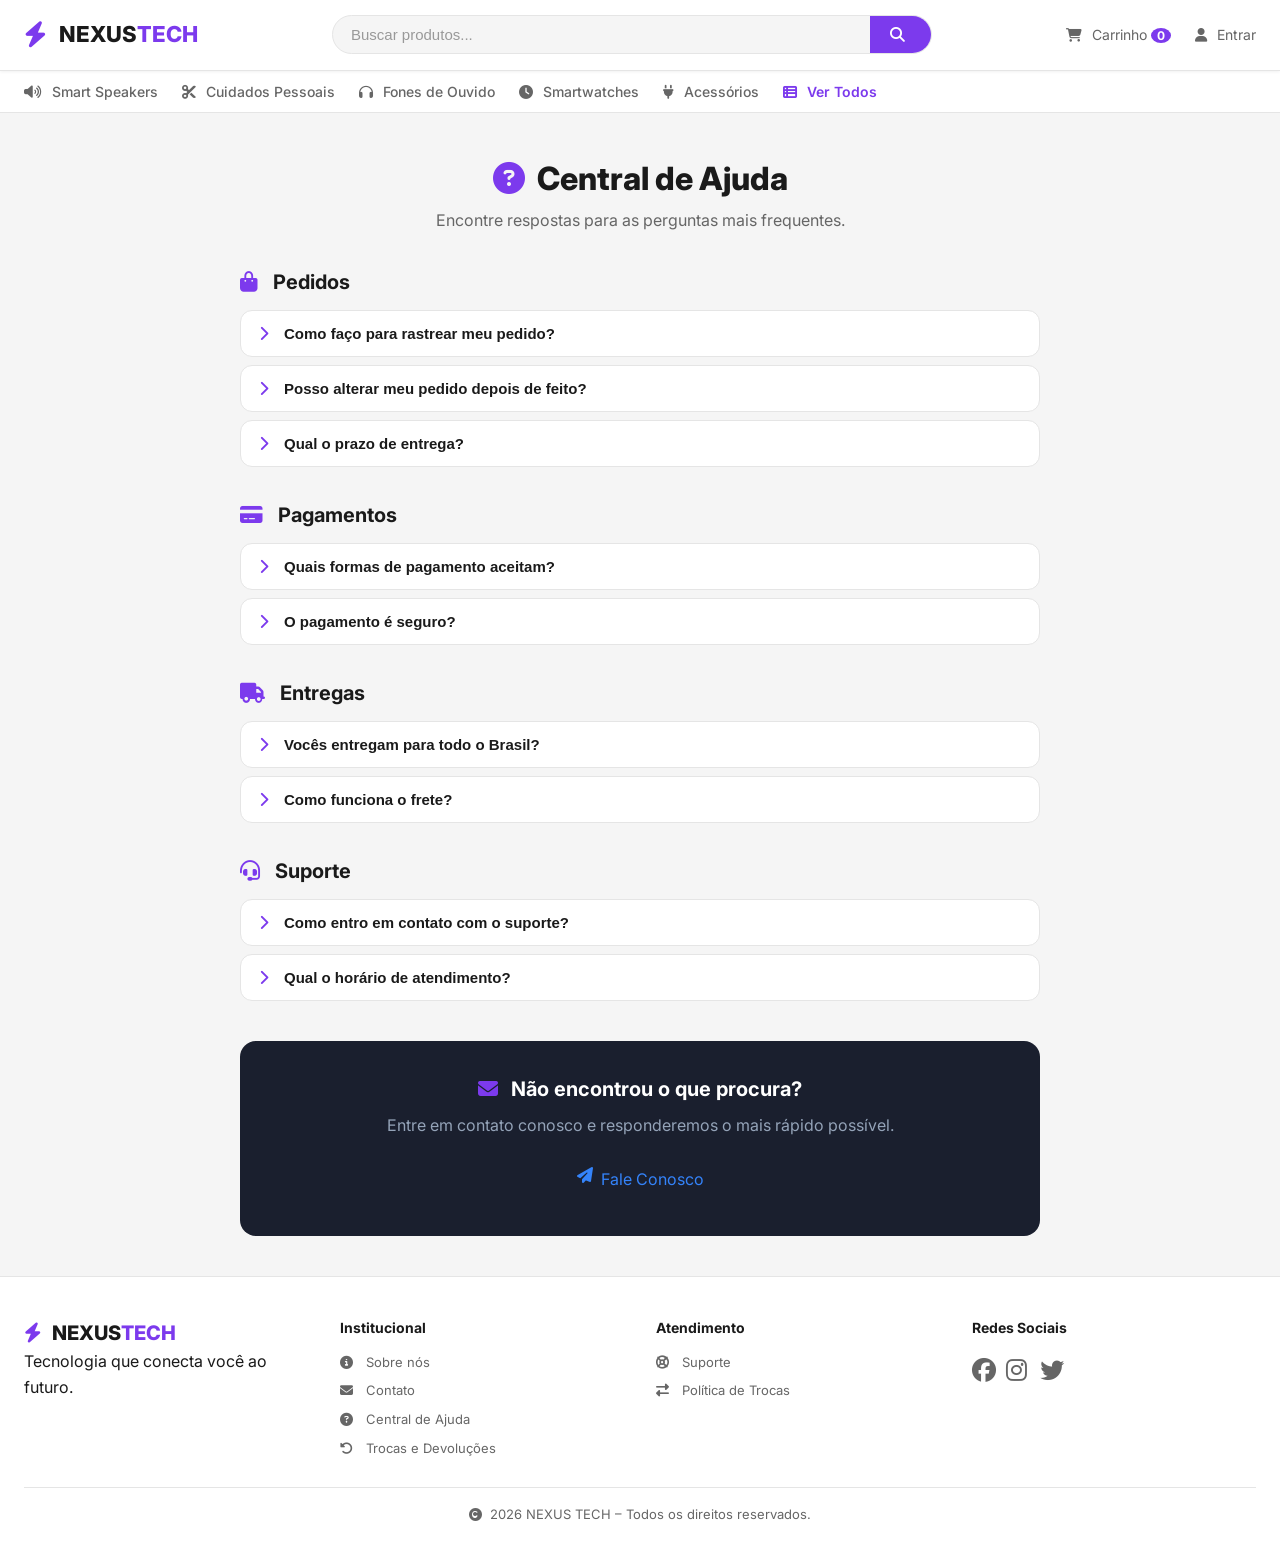
<file: ajuda.html>
<!DOCTYPE html>
<html lang="pt-br">
<head>
    <meta charset="UTF-8" />
    <meta name="viewport" content="width=device-width, initial-scale=1.0" />
    <title>Central de Ajuda | NEXUS TECH</title>
    <link rel="stylesheet" href="style.css" />
    <link href="https://fonts.googleapis.com/css2?family=Inter:wght@300;400;500;600;700;800;900&display=swap" rel="stylesheet" />
    <link rel="stylesheet" href="https://cdnjs.cloudflare.com/ajax/libs/font-awesome/6.5.0/css/all.min.css" />
</head>
<body>
    <header class="header">
        <div class="container header-inner">
            <a href="index.html" class="logo">
                <span class="logo-icon"><i class="fas fa-bolt"></i></span>
                <span class="logo-text">NEXUS<span>TECH</span></span>
            </a>
            <div class="search-bar">
                <input type="text" placeholder="Buscar produtos..." />
                <button><i class="fas fa-search"></i></button>
            </div>
            <div class="header-actions">
                <a href="carrinho.html" class="cart-link">
                    <i class="fas fa-shopping-cart"></i> Carrinho <span class="cart-count">0</span>
                </a>
                <a href="#" class="login-link"><i class="fas fa-user"></i> Entrar</a>
            </div>
        </div>
    </header>

    <nav class="category-menu">
        <div class="container">
            <ul>
                <li><a href="produtos.html?categoria=smart-speakers"><i class="fas fa-volume-up"></i> Smart Speakers</a></li>
                <li><a href="produtos.html?categoria=cuidados-pessoais"><i class="fas fa-cut"></i> Cuidados Pessoais</a></li>
                <li><a href="produtos.html?categoria=fones"><i class="fas fa-headphones"></i> Fones de Ouvido</a></li>
                <li><a href="produtos.html?categoria=smartwatches"><i class="fas fa-clock"></i> Smartwatches</a></li>
                <li><a href="produtos.html?categoria=acessorios"><i class="fas fa-plug"></i> Acessórios</a></li>
                <li><a href="produtos.html" class="all-link"><i class="fas fa-th-list"></i> Ver Todos</a></li>
            </ul>
        </div>
    </nav>

    <main class="ajuda-page">
        <div class="container">
            <h1><i class="fas fa-question-circle"></i> Central de Ajuda</h1>
            <p class="subtitle">Encontre respostas para as perguntas mais frequentes.</p>

            <div class="ajuda-grid">
                <div class="ajuda-categoria">
                    <h2><i class="fas fa-shopping-bag"></i> Pedidos</h2>
                    <div class="faq-item">
                        <button class="faq-pergunta" onclick="this.parentElement.classList.toggle('aberto')">
                            <i class="fas fa-chevron-right"></i> Como faço para rastrear meu pedido?
                        </button>
                        <div class="faq-resposta">Após a confirmação do pagamento, você receberá um código de rastreio por e-mail. Acompanhe pelo site dos Correios ou transportadora.</div>
                    </div>
                    <div class="faq-item">
                        <button class="faq-pergunta" onclick="this.parentElement.classList.toggle('aberto')">
                            <i class="fas fa-chevron-right"></i> Posso alterar meu pedido depois de feito?
                        </button>
                        <div class="faq-resposta">Sim, entre em contato com nosso atendimento em até 4 horas após a compra. Após o envio, não é possível que seja feita algum tipo de alteração.</div>
                    </div>
                    <div class="faq-item">
                        <button class="faq-pergunta" onclick="this.parentElement.classList.toggle('aberto')">
                            <i class="fas fa-chevron-right"></i> Qual o prazo de entrega?
                        </button>
                        <div class="faq-resposta">O prazo varia de acordo com a região. Consulte o prazo estimado no momento da compra. Em média, de 3 a 10 dias úteis.</div>
                    </div>
                </div>

                <div class="ajuda-categoria">
                    <h2><i class="fas fa-credit-card"></i> Pagamentos</h2>
                    <div class="faq-item">
                        <button class="faq-pergunta" onclick="this.parentElement.classList.toggle('aberto')">
                            <i class="fas fa-chevron-right"></i> Quais formas de pagamento aceitam?
                        </button>
                        <div class="faq-resposta">Aceitamos cartões de crédito (Visa, Mastercard, Elo, American Express), boleto bancário e PIX.</div>
                    </div>
                    <div class="faq-item">
                        <button class="faq-pergunta" onclick="this.parentElement.classList.toggle('aberto')">
                            <i class="fas fa-chevron-right"></i> O pagamento é seguro?
                        </button>
                        <div class="faq-resposta">Sim! Utilizamos criptografia SSL e processamento seguro com provedores homologados. Seus dados estão protegidos.</div>
                    </div>
                </div>

                <div class="ajuda-categoria">
                    <h2><i class="fas fa-truck"></i> Entregas</h2>
                    <div class="faq-item">
                        <button class="faq-pergunta" onclick="this.parentElement.classList.toggle('aberto')">
                            <i class="fas fa-chevron-right"></i> Vocês entregam para todo o Brasil?
                        </button>
                        <div class="faq-resposta">Sim, entregamos para todo o território nacional.</div>
                    </div>
                    <div class="faq-item">
                        <button class="faq-pergunta" onclick="this.parentElement.classList.toggle('aberto')">
                            <i class="fas fa-chevron-right"></i> Como funciona o frete?
                        </button>
                        <div class="faq-resposta">O frete é calculado com base no CEP e no peso do produto. Oferecemos frete grátis para pedidos acima de R$ 299,00.</div>
                    </div>
                </div>

                <div class="ajuda-categoria">
                    <h2><i class="fas fa-headset"></i> Suporte</h2>
                    <div class="faq-item">
                        <button class="faq-pergunta" onclick="this.parentElement.classList.toggle('aberto')">
                            <i class="fas fa-chevron-right"></i> Como entro em contato com o suporte?
                        </button>
                        <div class="faq-resposta">Você pode nos contatar pelo e-mail contato@nexustech.com.br, pelo telefone (11) 99999-9999 ou pela página de <a href="contato.html">Contato</a>.</div>
                    </div>
                    <div class="faq-item">
                        <button class="faq-pergunta" onclick="this.parentElement.classList.toggle('aberto')">
                            <i class="fas fa-chevron-right"></i> Qual o horário de atendimento?
                        </button>
                        <div class="faq-resposta">Nossa equipe está disponível de segunda a sexta, das 9h às 18h.</div>
                    </div>
                </div>
            </div>

            <div class="ajuda-contato">
                <h3><i class="fas fa-envelope"></i> Não encontrou o que procura?</h3>
                <p>Entre em contato conosco e responderemos o mais rápido possível.</p>
                <a href="contato.html" class="btn-primary"><i class="fas fa-paper-plane"></i> Fale Conosco</a>
            </div>
        </div>
    </main>

    <footer class="footer">
        <div class="container">
            <div class="footer-grid">
                <div class="footer-col">
                    <div class="footer-logo"><i class="fas fa-bolt"></i> NEXUS<span>TECH</span></div>
                    <p>Tecnologia que conecta você ao futuro.</p>
                </div>
                <div class="footer-col">
                    <h4>Institucional</h4>
                    <a href="sobre.html"><i class="fas fa-info-circle"></i> Sobre nós</a>
                    <a href="contato.html"><i class="fas fa-envelope"></i> Contato</a>
                    <a href="ajuda.html"><i class="fas fa-question-circle"></i> Central de Ajuda</a>
                    <a href="trocas.html"><i class="fas fa-undo-alt"></i> Trocas e Devoluções</a>
                </div>
                <div class="footer-col">
                    <h4>Atendimento</h4>
                    <a href="ajuda.html"><i class="fas fa-life-ring"></i> Suporte</a>
                    <a href="trocas.html"><i class="fas fa-exchange-alt"></i> Política de Trocas</a>
                </div>
                <div class="footer-col">
                    <h4>Redes Sociais</h4>
                    <div class="social-links">
                        <a href="#"><i class="fab fa-facebook"></i></a>
                        <a href="#"><i class="fab fa-instagram"></i></a>
                        <a href="#"><i class="fab fa-twitter"></i></a>
                    </div>
                </div>
            </div>
            <div class="footer-bottom">
                <p><i class="fas fa-copyright"></i> 2026 NEXUS TECH – Todos os direitos reservados.</p>
            </div>
        </div>
    </footer>
</body>
</html>
</file>
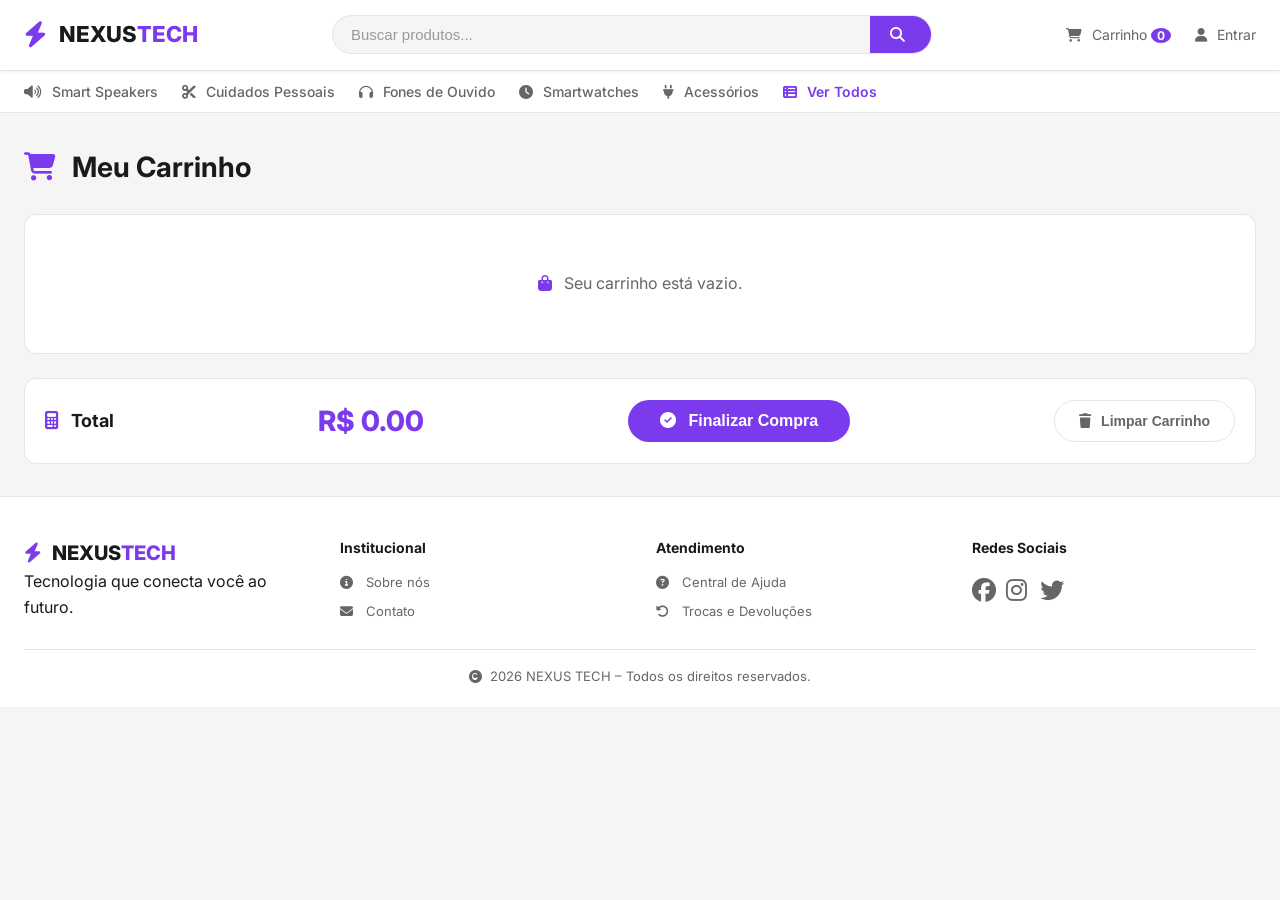
<file: carrinho.html>
<!DOCTYPE html>
<html lang="pt-br">
<head>
    <meta charset="UTF-8" />
    <meta name="viewport" content="width=device-width, initial-scale=1.0" />
    <title>Carrinho | NEXUS TECH</title>
    <link rel="stylesheet" href="style.css" />
    <link href="https://fonts.googleapis.com/css2?family=Inter:wght@300;400;500;600;700;800;900&display=swap" rel="stylesheet" />
    <link rel="stylesheet" href="https://cdnjs.cloudflare.com/ajax/libs/font-awesome/6.5.0/css/all.min.css" />
</head>
<body>
    <header class="header">
        <div class="container header-inner">
            <a href="index.html" class="logo">
                <span class="logo-icon"><i class="fas fa-bolt"></i></span>
                <span class="logo-text">NEXUS<span>TECH</span></span>
            </a>
            <div class="search-bar">
                <input type="text" id="search-input" placeholder="Buscar produtos..." />
                <button id="search-btn"><i class="fas fa-search"></i></button>
            </div>
            <div class="header-actions">
                <a href="carrinho.html" class="cart-link">
                    <i class="fas fa-shopping-cart"></i> Carrinho <span class="cart-count" id="cart-count">0</span>
                </a>
                <a href="#" class="login-link"><i class="fas fa-user"></i> Entrar</a>
            </div>
        </div>
    </header>

    <nav class="category-menu">
        <div class="container">
            <ul>
                <li><a href="produtos.html?categoria=smart-speakers"><i class="fas fa-volume-up"></i> Smart Speakers</a></li>
                <li><a href="produtos.html?categoria=cuidados-pessoais"><i class="fas fa-cut"></i> Cuidados Pessoais</a></li>
                <li><a href="produtos.html?categoria=fones"><i class="fas fa-headphones"></i> Fones de Ouvido</a></li>
                <li><a href="produtos.html?categoria=smartwatches"><i class="fas fa-clock"></i> Smartwatches</a></li>
                <li><a href="produtos.html?categoria=acessorios"><i class="fas fa-plug"></i> Acessórios</a></li>
                <li><a href="produtos.html" class="all-link"><i class="fas fa-th-list"></i> Ver Todos</a></li>
            </ul>
        </div>
    </nav>

    <main class="carrinho-page">
        <div class="container">
            <h1><i class="fas fa-shopping-cart"></i> Meu Carrinho</h1>
            <div id="carrinho-items"></div>
            <div class="carrinho-resumo">
                <h3><i class="fas fa-calculator"></i> Total</h3>
                <span id="carrinho-total">R$ 0,00</span>
                <button class="btn-primary" id="btn-checkout"><i class="fas fa-check-circle"></i> Finalizar Compra</button>
                <button class="btn-secondary" id="btn-limpar-carrinho"><i class="fas fa-trash"></i> Limpar Carrinho</button>
            </div>
        </div>
    </main>

    <footer class="footer">
        <div class="container">
            <div class="footer-grid">
                <div class="footer-col">
                    <div class="footer-logo"><i class="fas fa-bolt"></i> NEXUS<span>TECH</span></div>
                    <p>Tecnologia que conecta você ao futuro.</p>
                </div>
                <div class="footer-col">
                    <h4>Institucional</h4>
                    <a href="sobre.html"><i class="fas fa-info-circle"></i> Sobre nós</a>
                    <a href="contato.html"><i class="fas fa-envelope"></i> Contato</a>
                </div>
                <div class="footer-col">
                    <h4>Atendimento</h4>
                    <a href="#"><i class="fas fa-question-circle"></i> Central de Ajuda</a>
                    <a href="#"><i class="fas fa-undo-alt"></i> Trocas e Devoluções</a>
                </div>
                <div class="footer-col">
                    <h4>Redes Sociais</h4>
                    <div class="social-links">
                        <a href="#"><i class="fab fa-facebook"></i></a>
                        <a href="#"><i class="fab fa-instagram"></i></a>
                        <a href="#"><i class="fab fa-twitter"></i></a>
                    </div>
                </div>
            </div>
            <div class="footer-bottom">
                <p><i class="fas fa-copyright"></i> 2026 NEXUS TECH – Todos os direitos reservados.</p>
            </div>
        </div>
    </footer>

    <script src="dados.js"></script>
    <script src="carrinho.js"></script>
    <script>
        document.addEventListener('DOMContentLoaded', function() {
            carregarCarrinho();

            document.getElementById('btn-checkout').addEventListener('click', function() {
                if (carrinho.length === 0) {
                    alert('Seu carrinho está vazio.');
                    return;
                }
                window.location.href = 'checkout-novo.html';
            });

            document.getElementById('btn-limpar-carrinho').addEventListener('click', function() {
                if (confirm('Tem certeza que deseja limpar o carrinho?')) {
                    limparCarrinho();
                }
            });
        });
    </script>
</body>
</html>
</file>
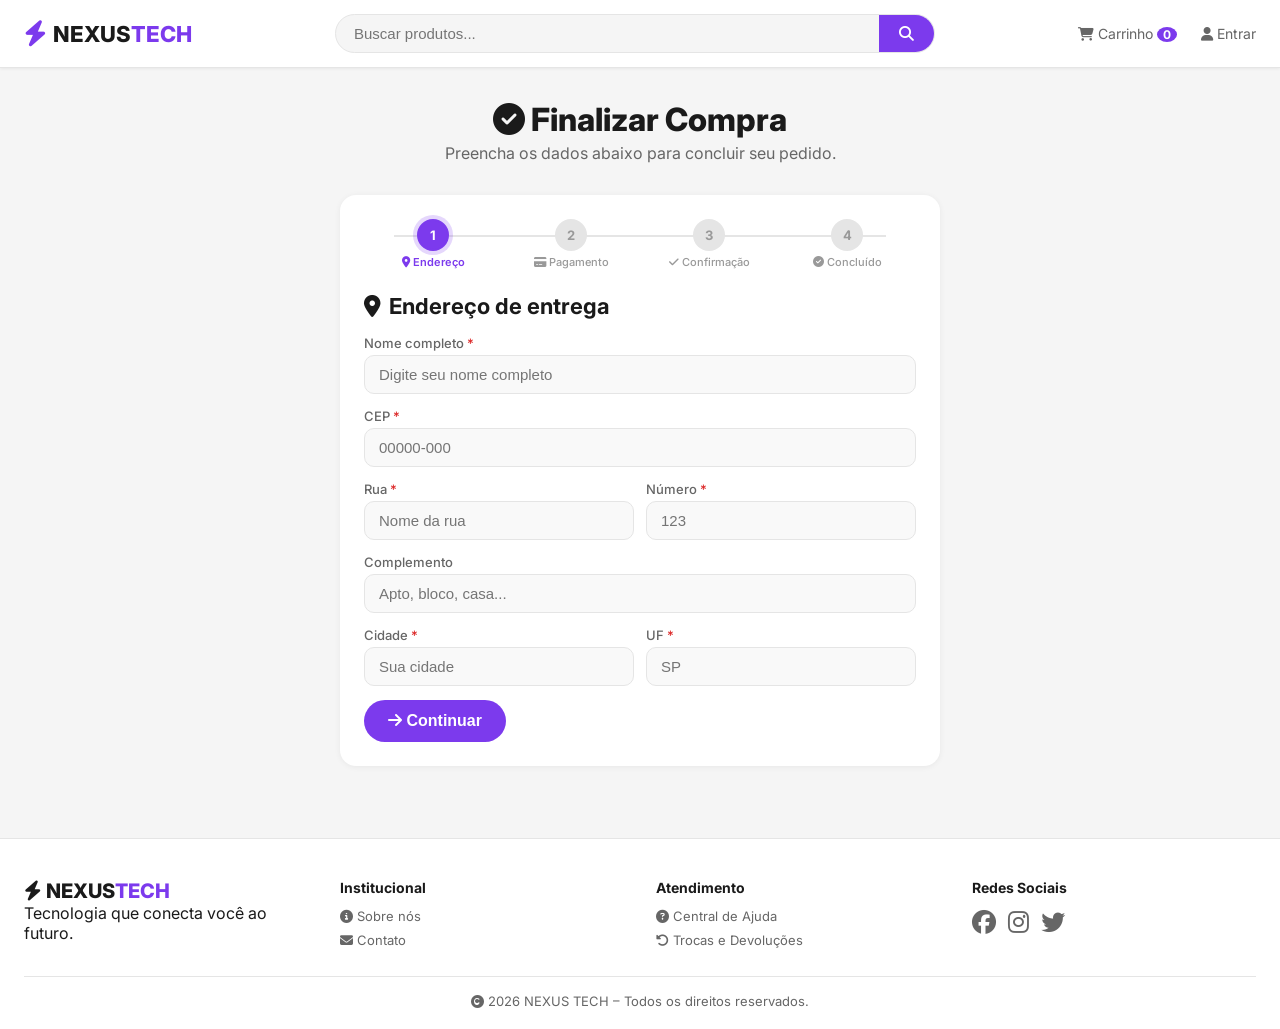
<file: checkout-novo.html>
<!DOCTYPE html>
<html lang="pt-br">
<head>
    <meta charset="UTF-8" />
    <meta name="viewport" content="width=device-width, initial-scale=1.0" />
    <title>Checkout | NEXUS TECH</title>
    <link href="https://fonts.googleapis.com/css2?family=Inter:wght@300;400;500;600;700;800;900&display=swap" rel="stylesheet" />
    <link rel="stylesheet" href="https://cdnjs.cloudflare.com/ajax/libs/font-awesome/6.5.0/css/all.min.css" />
    <style>
        * { margin:0; padding:0; box-sizing:border-box; }
        body {
            font-family: 'Inter', sans-serif;
            background: #F5F5F5;
            color: #1A1A1A;
        }
        .container { max-width:1280px; margin:0 auto; padding:0 24px; }
        .header {
            background:#FFFFFF; padding:14px 0; border-bottom:1px solid #E5E5E5;
            position:sticky; top:0; z-index:100; box-shadow:0 1px 3px rgba(0,0,0,0.06);
        }
        .header-inner { display:flex; align-items:center; justify-content:space-between; gap:20px; flex-wrap:wrap; }
        .logo { display:flex; align-items:center; gap:6px; font-size:22px; font-weight:800; color:#1A1A1A; text-decoration:none; }
        .logo-icon { font-size:26px; color:#7C3AED; }
        .logo-text span { color:#7C3AED; }
        .search-bar { display:flex; flex:1; max-width:600px; background:#F5F5F5; border-radius:30px; overflow:hidden; border:1px solid #E5E5E5; }
        .search-bar input { flex:1; padding:10px 18px; background:transparent; border:none; font-size:15px; outline:none; }
        .search-bar button { background:#7C3AED; border:none; padding:0 20px; color:white; font-size:15px; font-weight:600; cursor:pointer; }
        .header-actions { display:flex; align-items:center; gap:24px; font-size:14px; color:#666; }
        .header-actions a { color:#666; text-decoration:none; }
        .cart-count { background:#7C3AED; color:white; border-radius:50%; padding:0 6px; font-size:12px; font-weight:700; }

        .checkout-page { padding:32px 0; }
        .checkout-page h1 { font-size:32px; font-weight:800; text-align:center; margin-bottom:4px; }
        .checkout-page .subtitle { text-align:center; color:#666; margin-bottom:32px; }

        .checkout-container {
            max-width:600px; margin:0 auto; background:#FFFFFF; border-radius:16px; padding:24px;
            box-shadow:0 1px 6px rgba(0,0,0,0.06);
        }

        .checkout-steps {
            display:flex; justify-content:space-between; margin-bottom:24px; position:relative;
        }
        .checkout-steps::before {
            content:''; position:absolute; top:16px; left:30px; right:30px;
            height:2px; background:#E5E5E5; z-index:0;
        }
        .step-indicator {
            display:flex; flex-direction:column; align-items:center; z-index:1; flex:1;
        }
        .step-indicator .step-circle {
            width:32px; height:32px; border-radius:50%; background:#E5E5E5; color:#999;
            display:flex; align-items:center; justify-content:center; font-weight:700; font-size:13px;
            transition:0.3s; border:2px solid transparent;
        }
        .step-indicator.active .step-circle {
            background:#7C3AED; color:#FFFFFF; border-color:#7C3AED;
            box-shadow:0 0 0 4px rgba(124,58,237,0.2);
        }
        .step-indicator.done .step-circle { background:#00A650; color:#FFFFFF; border-color:#00A650; }
        .step-indicator .step-label {
            font-size:11px; color:#999; margin-top:4px; font-weight:500;
        }
        .step-indicator.active .step-label { color:#7C3AED; font-weight:600; }
        .step-indicator.done .step-label { color:#00A650; }

        .checkout-step { display:none !important; }
        .checkout-step.active { display:block !important; animation:fadeIn 0.3s ease; }
        @keyframes fadeIn { from { opacity:0; transform:translateY(12px); } to { opacity:1; transform:translateY(0); } }

        .checkout-step h2 {
            font-size:22px; font-weight:700; margin-bottom:16px; color:#1A1A1A;
            display:flex; align-items:center; gap:8px;
        }
        .form-group { margin-bottom:14px; }
        .form-group label { display:block; font-size:13px; font-weight:500; color:#666; margin-bottom:4px; }
        .form-group label .required { color:#DC2626; }
        .form-group input, .form-group select {
            width:100%; padding:10px 14px; background:#F9F9F9; border:1px solid #E5E5E5;
            border-radius:10px; color:#1A1A1A; font-size:15px; transition:0.2s;
        }
        .form-group input:focus, .form-group select:focus {
            outline:none; border-color:#7C3AED; box-shadow:0 0 0 3px rgba(124,58,237,0.1);
        }
        .form-row { display:grid; grid-template-columns:1fr 1fr; gap:12px; }

        .btn-primary {
            background:#7C3AED; color:white; border:none; padding:12px 24px;
            border-radius:30px; font-weight:600; font-size:16px; cursor:pointer; transition:0.2s;
        }
        .btn-primary:hover { background:#6D28D9; }
        .btn-secondary {
            background:#F5F5F5; color:#666; border:none; padding:12px 24px;
            border-radius:30px; font-weight:600; font-size:16px; cursor:pointer; transition:0.2s;
        }
        .btn-secondary:hover { background:#E5E5E5; }

        .checkout-actions { display:flex; gap:12px; margin-top:8px; }
        .checkout-actions .btn-secondary { flex:0.5; }
        .checkout-actions .btn-primary { flex:1; }

        .checkout-resumo-item { display:flex; justify-content:space-between; padding:8px 0; border-bottom:1px solid #F0F0F0; }
        .checkout-resumo-total {
            display:flex; justify-content:space-between; padding:12px 0 0; font-size:18px;
            font-weight:700; border-top:2px solid #7C3AED; margin-top:4px;
        }
        .checkout-resumo-total span:last-child { color:#7C3AED; }

        .checkout-success { text-align:center; padding:20px 0; }
        .success-icon { font-size:64px; color:#00A650; display:block; margin-bottom:12px; }
        .checkout-success h2 { color:#00A650; font-size:28px; }
        .checkout-success p { color:#666; font-size:16px; margin:12px 0 24px; }
        .btn-back {
            background:#7C3AED; color:white; border:none; padding:12px 32px;
            border-radius:30px; font-weight:600; font-size:16px; cursor:pointer; text-decoration:none; display:inline-block;
        }
        .btn-back:hover { background:#6D28D9; }

        .footer { background:#FFFFFF; border-top:1px solid #E5E5E5; padding:40px 0 20px; margin-top:40px; }
        .footer-grid { display:grid; grid-template-columns:repeat(auto-fit,minmax(180px,1fr)); gap:32px; }
        .footer-logo { font-size:20px; font-weight:800; color:#1A1A1A; }
        .footer-logo span { color:#7C3AED; }
        .footer-col h4 { font-size:14px; font-weight:700; margin-bottom:8px; }
        .footer-col a { display:block; color:#666; font-size:13px; padding:4px 0; text-decoration:none; }
        .footer-col a:hover { color:#7C3AED; }
        .social-links { display:flex; gap:12px; }
        .social-links a { font-size:24px; }
        .footer-bottom { border-top:1px solid #E5E5E5; padding-top:16px; margin-top:24px; text-align:center; font-size:13px; color:#666; }

        @media (max-width:768px) {
            .checkout-container { padding:16px; }
            .form-row { grid-template-columns:1fr; }
            .checkout-steps { flex-wrap:wrap; gap:4px; }
            .checkout-steps::before { display:none; }
            .step-indicator .step-label { font-size:10px; }
            .step-indicator .step-circle { width:28px; height:28px; font-size:11px; }
            .checkout-actions { flex-direction:column; }
            .checkout-actions .btn-secondary { flex:1; }
            .header-inner { flex-wrap:wrap; }
            .search-bar { order:3; flex-basis:100%; max-width:100%; }
        }
    </style>
</head>
<body>
    <header class="header">
        <div class="container header-inner">
            <a href="index.html" class="logo">
                <span class="logo-icon"><i class="fas fa-bolt"></i></span>
                <span class="logo-text">NEXUS<span>TECH</span></span>
            </a>
            <div class="search-bar">
                <input type="text" placeholder="Buscar produtos..." />
                <button><i class="fas fa-search"></i></button>
            </div>
            <div class="header-actions">
                <a href="carrinho.html" class="cart-link">
                    <i class="fas fa-shopping-cart"></i> Carrinho <span class="cart-count" id="cart-count">0</span>
                </a>
                <a href="#" class="login-link"><i class="fas fa-user"></i> Entrar</a>
            </div>
        </div>
    </header>

    <main class="checkout-page">
        <div class="container">
            <h1><i class="fas fa-check-circle"></i> Finalizar Compra</h1>
            <p class="subtitle">Preencha os dados abaixo para concluir seu pedido.</p>

            <div class="checkout-container">

                <div class="checkout-steps" id="progress-steps">
                    <div class="step-indicator active" data-step="1">
                        <div class="step-circle">1</div>
                        <span class="step-label"><i class="fas fa-map-marker-alt"></i> Endereço</span>
                    </div>
                    <div class="step-indicator" data-step="2">
                        <div class="step-circle">2</div>
                        <span class="step-label"><i class="fas fa-credit-card"></i> Pagamento</span>
                    </div>
                    <div class="step-indicator" data-step="3">
                        <div class="step-circle">3</div>
                        <span class="step-label"><i class="fas fa-check"></i> Confirmação</span>
                    </div>
                    <div class="step-indicator" data-step="4">
                        <div class="step-circle">4</div>
                        <span class="step-label"><i class="fas fa-check-circle"></i> Concluído</span>
                    </div>
                </div>

                <div class="checkout-step active" id="step-1">
                    <h2><i class="fas fa-map-marker-alt"></i> Endereço de entrega</h2>
                    <div class="form-group">
                        <label>Nome completo <span class="required">*</span></label>
                        <input type="text" id="nome" placeholder="Digite seu nome completo" required />
                    </div>
                    <div class="form-group">
                        <label>CEP <span class="required">*</span></label>
                        <input type="text" id="cep" placeholder="00000-000" required />
                    </div>
                    <div class="form-row">
                        <div class="form-group">
                            <label>Rua <span class="required">*</span></label>
                            <input type="text" id="rua" placeholder="Nome da rua" required />
                        </div>
                        <div class="form-group">
                            <label>Número <span class="required">*</span></label>
                            <input type="text" id="numero" placeholder="123" required />
                        </div>
                    </div>
                    <div class="form-group">
                        <label>Complemento</label>
                        <input type="text" id="complemento" placeholder="Apto, bloco, casa..." />
                    </div>
                    <div class="form-row">
                        <div class="form-group">
                            <label>Cidade <span class="required">*</span></label>
                            <input type="text" id="cidade" placeholder="Sua cidade" required />
                        </div>
                        <div class="form-group">
                            <label>UF <span class="required">*</span></label>
                            <input type="text" id="uf" placeholder="SP" maxlength="2" required />
                        </div>
                    </div>
                    <button type="button" class="btn-primary" onclick="irPara(2)"><i class="fas fa-arrow-right"></i> Continuar</button>
                </div>

                <div class="checkout-step" id="step-2">
                    <h2><i class="fas fa-credit-card"></i> Pagamento</h2>
                    <div class="form-group">
                        <label>Número do cartão <span class="required">*</span></label>
                        <input type="text" id="cartao" placeholder="0000 0000 0000 0000" required />
                    </div>
                    <div class="form-row">
                        <div class="form-group">
                            <label>Validade <span class="required">*</span></label>
                            <input type="text" id="validade" placeholder="MM/AA" required />
                        </div>
                        <div class="form-group">
                            <label>CVV <span class="required">*</span></label>
                            <input type="text" id="cvv" placeholder="123" required />
                        </div>
                    </div>
                    <div class="form-group">
                        <label>Nome no cartão <span class="required">*</span></label>
                        <input type="text" id="nome-cartao" placeholder="Como está no cartão" required />
                    </div>
                    <div class="form-group">
                        <label>Parcelas</label>
                        <select id="parcelas">
                            <option value="1">1x à vista</option>
                            <option value="2">2x sem juros</option>
                        </select>
                    </div>
                    <div class="checkout-actions">
                        <button type="button" class="btn-secondary" onclick="irPara(1)"><i class="fas fa-arrow-left"></i> Voltar</button>
                        <button type="button" class="btn-primary" onclick="irPara(3)"><i class="fas fa-arrow-right"></i> Continuar</button>
                    </div>
                </div>

                <div class="checkout-step" id="step-3">
                    <h2><i class="fas fa-check"></i> Confirmação</h2>
                    <div id="checkout-resumo"></div>
                    <div class="checkout-actions">
                        <button type="button" class="btn-secondary" onclick="irPara(2)"><i class="fas fa-arrow-left"></i> Voltar</button>
                        <button class="btn-primary" id="btn-finalizar" onclick="finalizarCompra()"><i class="fas fa-check-circle"></i> Finalizar compra</button>
                    </div>
                </div>

                <div class="checkout-step" id="step-4">
                    <div class="checkout-success">
                        <span class="success-icon"><i class="fas fa-check-circle"></i></span>
                        <h2>Pedido confirmado!</h2>
                        <p>Você receberá um e-mail com os detalhes da entrega.</p>
                        <a href="index.html" class="btn-back"><i class="fas fa-arrow-left"></i> Voltar à loja</a>
                    </div>
                </div>

            </div>
        </div>
    </main>

    <footer class="footer">
        <div class="container">
            <div class="footer-grid">
                <div class="footer-col">
                    <div class="footer-logo"><i class="fas fa-bolt"></i> NEXUS<span>TECH</span></div>
                    <p>Tecnologia que conecta você ao futuro.</p>
                </div>
                <div class="footer-col">
                    <h4>Institucional</h4>
                    <a href="sobre.html"><i class="fas fa-info-circle"></i> Sobre nós</a>
                    <a href="contato.html"><i class="fas fa-envelope"></i> Contato</a>
                </div>
                <div class="footer-col">
                    <h4>Atendimento</h4>
                    <a href="#"><i class="fas fa-question-circle"></i> Central de Ajuda</a>
                    <a href="#"><i class="fas fa-undo-alt"></i> Trocas e Devoluções</a>
                </div>
                <div class="footer-col">
                    <h4>Redes Sociais</h4>
                    <div class="social-links">
                        <a href="#"><i class="fab fa-facebook"></i></a>
                        <a href="#"><i class="fab fa-instagram"></i></a>
                        <a href="#"><i class="fab fa-twitter"></i></a>
                    </div>
                </div>
            </div>
            <div class="footer-bottom">
                <p><i class="fas fa-copyright"></i> 2026 NEXUS TECH – Todos os direitos reservados.</p>
            </div>
        </div>
    </footer>

    <script src="dados.js"></script>
    <script src="carrinho.js"></script>
    <script>
        // Funções principais
        function irPara(step) {
            var steps = document.querySelectorAll('.checkout-step');
            var indicators = document.querySelectorAll('.step-indicator');

            steps.forEach(function(s, i) {
                if (i + 1 === step) {
                    s.classList.add('active');
                    s.style.display = 'block';
                } else {
                    s.classList.remove('active');
                    s.style.display = 'none';
                }
            });

            indicators.forEach(function(ind, i) {
                ind.classList.remove('active', 'done');
                if (i + 1 === step) {
                    ind.classList.add('active');
                } else if (i + 1 < step) {
                    ind.classList.add('done');
                }
            });

            document.querySelector('.checkout-container').scrollTop = 0;
        }

        function validarEndereco() {
            var nome = document.getElementById('nome').value.trim();
            var cep = document.getElementById('cep').value.trim();
            var rua = document.getElementById('rua').value.trim();
            var numero = document.getElementById('numero').value.trim();
            var cidade = document.getElementById('cidade').value.trim();
            var uf = document.getElementById('uf').value.trim();

            if (!nome || !cep || !rua || !numero || !cidade || !uf) {
                alert('Preencha todos os campos obrigatórios (*).');
                return false;
            }
            if (uf.length !== 2) {
                alert('UF deve ter 2 letras (ex: SP, RJ).');
                return false;
            }
            return true;
        }

        function validarPagamento() {
            var cartao = document.getElementById('cartao').value.trim();
            var validade = document.getElementById('validade').value.trim();
            var cvv = document.getElementById('cvv').value.trim();
            var nomeCartao = document.getElementById('nome-cartao').value.trim();

            if (!cartao || !validade || !cvv || !nomeCartao) {
                alert('Preencha todos os dados do cartão.');
                return false;
            }
            if (cartao.replace(/\s/g, '').length < 16) {
                alert('Número do cartão inválido.');
                return false;
            }
            if (!validade.match(/^\d{2}\/\d{2}$/)) {
                alert('Validade no formato MM/AA.');
                return false;
            }
            if (cvv.length < 3) {
                alert('CVV inválido.');
                return false;
            }
            return true;
        }

        function finalizarCompra() {
            if (!validarEndereco()) return;
            if (!validarPagamento()) return;

            var btn = document.getElementById('btn-finalizar');
            btn.textContent = 'Processando...';
            btn.disabled = true;

            setTimeout(function() {
                btn.textContent = 'Finalizar compra';
                btn.disabled = false;
                irPara(4);
                if (typeof limparCarrinho === 'function') {
                    limparCarrinho();
                }
                var counters = document.querySelectorAll('.cart-count');
                counters.forEach(function(el) {
                    el.textContent = '0';
                });
            }, 1500);
        }

        // Máscaras e inicialização
        document.addEventListener('DOMContentLoaded', function() {
            // Máscaras
            document.getElementById('cep').addEventListener('input', function() {
                var value = this.value.replace(/\D/g, '');
                if (value.length > 5) {
                    value = value.substring(0, 5) + '-' + value.substring(5, 8);
                }
                this.value = value;
            });

            document.getElementById('cartao').addEventListener('input', function() {
                var value = this.value.replace(/\D/g, '');
                var formatted = '';
                for (var i = 0; i < value.length && i < 16; i++) {
                    if (i > 0 && i % 4 === 0) formatted += ' ';
                    formatted += value[i];
                }
                this.value = formatted;
            });

            document.getElementById('validade').addEventListener('input', function() {
                var value = this.value.replace(/\D/g, '');
                if (value.length > 2) {
                    value = value.substring(0, 2) + '/' + value.substring(2, 4);
                }
                this.value = value;
            });

            document.getElementById('cvv').addEventListener('input', function() {
                this.value = this.value.replace(/\D/g, '').substring(0, 3);
            });

            document.getElementById('uf').addEventListener('input', function() {
                this.value = this.value.toUpperCase().replace(/[^A-Z]/g, '').substring(0, 2);
            });

            // Resumo
            var resumo = document.getElementById('checkout-resumo');
            if (resumo && typeof carrinho !== 'undefined') {
                if (carrinho.length === 0) {
                    resumo.innerHTML = '<p style="color:#999; text-align:center;">Seu carrinho está vazio.</p>';
                } else {
                    var html = '';
                    var total = 0;
                    carrinho.forEach(function(item) {
                        var subtotal = item.preco * item.quantidade;
                        total += subtotal;
                        html += '<div class="checkout-resumo-item">';
                        html += '<span>' + item.nome + ' x' + item.quantidade + '</span>';
                        html += '<span>R$ ' + subtotal.toFixed(2) + '</span>';
                        html += '</div>';
                    });
                    html += '<div class="checkout-resumo-total">';
                    html += '<span>Total</span>';
                    html += '<span>R$ ' + total.toFixed(2) + '</span>';
                    html += '</div>';
                    resumo.innerHTML = html;
                }
            }

            // Garantir que a etapa 1 esteja visível ao carregar
            irPara(1);
        });
    </script>
</body>
</html>
</file>
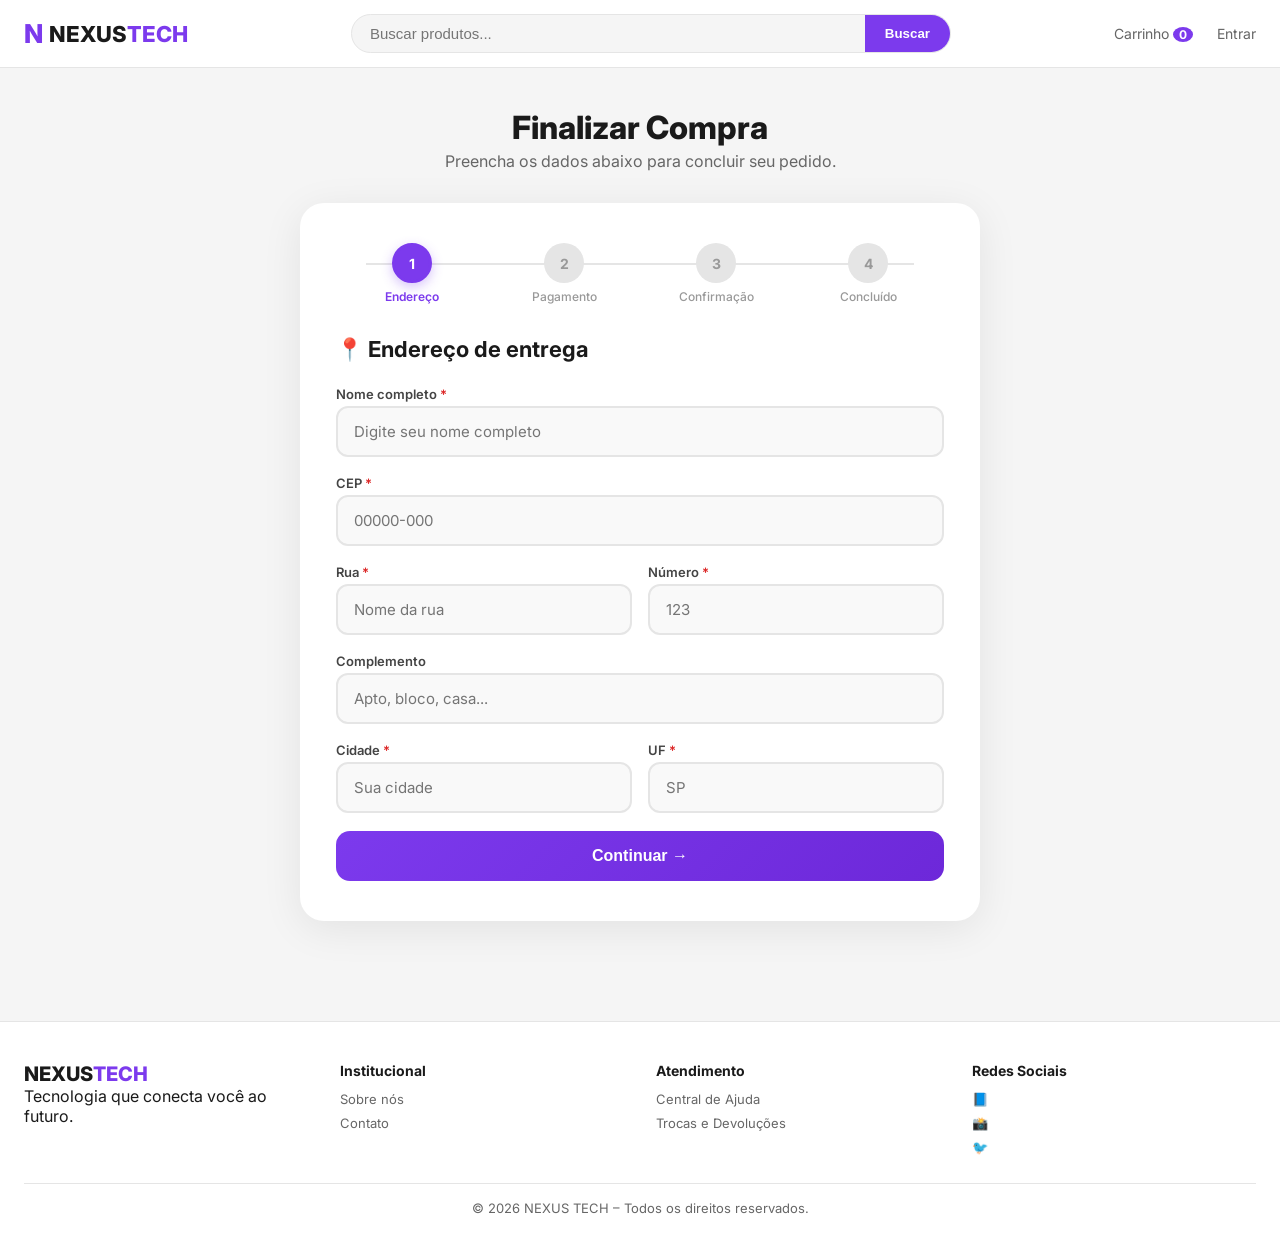
<file: checkout.html>
<!DOCTYPE html>
<html lang="pt-br">
<head>
    <meta charset="UTF-8" />
    <meta name="viewport" content="width=device-width, initial-scale=1.0" />
    <title>Checkout | NEXUS TECH</title>
    <link href="https://fonts.googleapis.com/css2?family=Inter:wght@300;400;500;600;700;800;900&display=swap" rel="stylesheet" />
    <style>
        * { margin: 0; padding: 0; box-sizing: border-box; }
        body {
            font-family: 'Inter', system-ui, sans-serif;
            background: #F5F5F5;
            color: #1A1A1A;
        }
        .container { max-width: 1280px; margin: 0 auto; padding: 0 24px; }
        .header { background: #FFFFFF; padding: 14px 0; border-bottom: 1px solid #E5E5E5; }
        .header-inner { display: flex; align-items: center; justify-content: space-between; gap: 20px; flex-wrap: wrap; }
        .logo { display: flex; align-items: center; gap: 6px; font-size: 22px; font-weight: 800; color: #1A1A1A; text-decoration: none; }
        .logo-icon { font-size: 26px; color: #7C3AED; font-weight: 800; }
        .logo-text span { color: #7C3AED; }
        .search-bar { display: flex; flex: 1; max-width: 600px; background: #F5F5F5; border-radius: 30px; overflow: hidden; border: 1px solid #E5E5E5; }
        .search-bar input { flex: 1; padding: 10px 18px; background: transparent; border: none; font-size: 15px; outline: none; }
        .search-bar button { background: #7C3AED; border: none; padding: 0 20px; color: white; font-weight: 600; cursor: pointer; }
        .header-actions { display: flex; align-items: center; gap: 24px; font-size: 14px; }
        .header-actions a { color: #666; text-decoration: none; }
        .cart-count { background: #7C3AED; color: white; border-radius: 50%; padding: 0 6px; font-size: 12px; font-weight: 700; }

        /* CHECKOUT */
        .checkout-page { padding: 40px 0 60px; }
        .checkout-page h1 { font-size: 32px; font-weight: 800; text-align: center; margin-bottom: 4px; }
        .checkout-page .subtitle { text-align: center; color: #666; margin-bottom: 32px; }
        .checkout-container { max-width: 680px; margin: 0 auto; background: #FFFFFF; border-radius: 24px; padding: 40px 36px; box-shadow: 0 8px 40px rgba(0,0,0,0.08); }

        .checkout-steps { display: flex; justify-content: space-between; margin-bottom: 32px; position: relative; }
        .checkout-steps::before { content: ''; position: absolute; top: 20px; left: 30px; right: 30px; height: 2px; background: #E5E5E5; z-index: 0; }
        .step-indicator { display: flex; flex-direction: column; align-items: center; z-index: 1; flex: 1; }
        .step-indicator .step-circle { width: 40px; height: 40px; border-radius: 50%; background: #E5E5E5; color: #999; display: flex; align-items: center; justify-content: center; font-weight: 700; font-size: 14px; transition: 0.3s; border: 3px solid transparent; }
        .step-indicator.active .step-circle { background: #7C3AED; color: #FFFFFF; border-color: #7C3AED; box-shadow: 0 4px 12px rgba(124,58,237,0.3); }
        .step-indicator.done .step-circle { background: #00A650; color: #FFFFFF; border-color: #00A650; }
        .step-indicator .step-label { font-size: 12px; color: #999; margin-top: 6px; font-weight: 500; transition: 0.3s; }
        .step-indicator.active .step-label { color: #7C3AED; font-weight: 600; }
        .step-indicator.done .step-label { color: #00A650; }

        .checkout-step { display: none; animation: fadeInUp 0.4s ease; }
        .checkout-step.active { display: block; }
        @keyframes fadeInUp { from { opacity: 0; transform: translateY(20px); } to { opacity: 1; transform: translateY(0); } }

        .checkout-step h2 { font-size: 22px; font-weight: 700; margin-bottom: 24px; display: flex; align-items: center; gap: 10px; }
        .form-group { margin-bottom: 18px; }
        .form-group label { display: block; font-size: 13px; font-weight: 600; color: #444; margin-bottom: 4px; }
        .form-group label .required { color: #DC2626; }
        .form-group input, .form-group select { width: 100%; padding: 14px 16px; background: #F9F9F9; border: 2px solid #E5E5E5; border-radius: 12px; font-size: 15px; transition: 0.2s; font-family: 'Inter', sans-serif; color: #1A1A1A; }
        .form-group input:focus, .form-group select:focus { outline: none; border-color: #7C3AED; background: #FFFFFF; box-shadow: 0 0 0 4px rgba(124,58,237,0.08); }
        .form-row { display: grid; grid-template-columns: 1fr 1fr; gap: 16px; }

        .btn-primary { background: linear-gradient(135deg, #7C3AED 0%, #6D28D9 100%); color: white; border: none; padding: 16px 32px; border-radius: 14px; font-weight: 700; font-size: 16px; cursor: pointer; transition: 0.3s; width: 100%; display: flex; align-items: center; justify-content: center; gap: 10px; }
        .btn-primary:hover { transform: translateY(-2px); box-shadow: 0 8px 24px rgba(124,58,237,0.3); }
        .btn-primary:disabled { opacity: 0.6; cursor: not-allowed; transform: none; box-shadow: none; }
        .btn-secondary { background: #F5F5F5; color: #666; border: none; padding: 14px 28px; border-radius: 12px; font-weight: 600; font-size: 15px; cursor: pointer; transition: 0.2s; }
        .btn-secondary:hover { background: #E5E5E5; }
        .checkout-actions { display: flex; gap: 12px; margin-top: 8px; }
        .checkout-actions .btn-secondary { flex: 0.5; }
        .checkout-actions .btn-primary { flex: 1; }

        .checkout-resumo-item { display: flex; justify-content: space-between; padding: 12px 0; border-bottom: 1px solid #F0F0F0; }
        .checkout-resumo-item:last-child { border-bottom: none; }
        .checkout-resumo-total { display: flex; justify-content: space-between; padding: 16px 0 0; font-size: 18px; font-weight: 700; border-top: 2px solid #7C3AED; margin-top: 4px; }
        .checkout-resumo-total span:last-child { color: #7C3AED; }

        .checkout-success { text-align: center; padding: 20px 0; }
        .success-icon { font-size: 72px; display: block; margin-bottom: 12px; animation: bounceIn 0.6s ease; }
        @keyframes bounceIn { 0% { transform: scale(0); opacity: 0; } 60% { transform: scale(1.1); } 100% { transform: scale(1); opacity: 1; } }
        .checkout-success h2 { color: #00A650; font-size: 28px; font-weight: 800; margin-bottom: 8px; }
        .checkout-success p { color: #666; font-size: 16px; margin: 8px 0 24px; }
        .btn-back { background: #7C3AED; color: white; border: none; padding: 14px 32px; border-radius: 14px; font-weight: 600; font-size: 16px; cursor: pointer; transition: 0.3s; text-decoration: none; display: inline-block; }
        .btn-back:hover { background: #6D28D9; transform: translateY(-2px); box-shadow: 0 8px 24px rgba(124,58,237,0.3); }

        .footer { background: #FFFFFF; border-top: 1px solid #E5E5E5; padding: 40px 0 20px; margin-top: 40px; }
        .footer-grid { display: grid; grid-template-columns: repeat(auto-fit, minmax(180px, 1fr)); gap: 32px; }
        .footer-logo { font-size: 20px; font-weight: 800; color: #1A1A1A; }
        .footer-logo span { color: #7C3AED; }
        .footer-col h4 { font-size: 14px; font-weight: 700; margin-bottom: 8px; }
        .footer-col a { display: block; color: #666; font-size: 13px; padding: 4px 0; text-decoration: none; }
        .footer-col a:hover { color: #7C3AED; }
        .footer-bottom { border-top: 1px solid #E5E5E5; padding-top: 16px; margin-top: 24px; text-align: center; font-size: 13px; color: #666; }

        @media (max-width: 768px) {
            .checkout-container { padding: 24px 18px; }
            .form-row { grid-template-columns: 1fr; }
            .checkout-steps { flex-wrap: wrap; gap: 8px; }
            .checkout-steps::before { display: none; }
            .step-indicator .step-label { font-size: 10px; }
            .step-indicator .step-circle { width: 32px; height: 32px; font-size: 12px; }
            .checkout-actions { flex-direction: column; }
            .checkout-actions .btn-secondary { flex: 1; }
            .header-inner { flex-wrap: wrap; }
            .search-bar { order: 3; flex-basis: 100%; max-width: 100%; }
        }
    </style>
</head>
<body>
    <header class="header">
        <div class="container header-inner">
            <a href="index.html" class="logo">
                <span class="logo-icon">N</span>
                <span class="logo-text">NEXUS<span>TECH</span></span>
            </a>
            <div class="search-bar">
                <input type="text" placeholder="Buscar produtos..." />
                <button>Buscar</button>
            </div>
            <div class="header-actions">
                <a href="carrinho.html">Carrinho <span class="cart-count" id="cart-count">0</span></a>
                <a href="#">Entrar</a>
            </div>
        </div>
    </header>

    <main class="checkout-page">
        <div class="container">
            <h1>Finalizar Compra</h1>
            <p class="subtitle">Preencha os dados abaixo para concluir seu pedido.</p>

            <div class="checkout-container">

                <div class="checkout-steps" id="progress-steps">
                    <div class="step-indicator active" data-step="1">
                        <div class="step-circle">1</div>
                        <span class="step-label">Endereço</span>
                    </div>
                    <div class="step-indicator" data-step="2">
                        <div class="step-circle">2</div>
                        <span class="step-label">Pagamento</span>
                    </div>
                    <div class="step-indicator" data-step="3">
                        <div class="step-circle">3</div>
                        <span class="step-label">Confirmação</span>
                    </div>
                    <div class="step-indicator" data-step="4">
                        <div class="step-circle">4</div>
                        <span class="step-label">Concluído</span>
                    </div>
                </div>

                <div class="checkout-step active" id="step-1">
                    <h2>📍 Endereço de entrega</h2>
                    <div class="form-group">
                        <label>Nome completo <span class="required">*</span></label>
                        <input type="text" id="nome" placeholder="Digite seu nome completo" required />
                    </div>
                    <div class="form-group">
                        <label>CEP <span class="required">*</span></label>
                        <input type="text" id="cep" placeholder="00000-000" required />
                    </div>
                    <div class="form-row">
                        <div class="form-group">
                            <label>Rua <span class="required">*</span></label>
                            <input type="text" id="rua" placeholder="Nome da rua" required />
                        </div>
                        <div class="form-group">
                            <label>Número <span class="required">*</span></label>
                            <input type="text" id="numero" placeholder="123" required />
                        </div>
                    </div>
                    <div class="form-group">
                        <label>Complemento</label>
                        <input type="text" id="complemento" placeholder="Apto, bloco, casa..." />
                    </div>
                    <div class="form-row">
                        <div class="form-group">
                            <label>Cidade <span class="required">*</span></label>
                            <input type="text" id="cidade" placeholder="Sua cidade" required />
                        </div>
                        <div class="form-group">
                            <label>UF <span class="required">*</span></label>
                            <input type="text" id="uf" placeholder="SP" maxlength="2" required />
                        </div>
                    </div>
                    <button type="button" class="btn-primary" onclick="irPara(2)">Continuar →</button>
                </div>

                <div class="checkout-step" id="step-2">
                    <h2>💳 Pagamento</h2>
                    <div class="form-group">
                        <label>Número do cartão <span class="required">*</span></label>
                        <input type="text" id="cartao" placeholder="0000 0000 0000 0000" required />
                    </div>
                    <div class="form-row">
                        <div class="form-group">
                            <label>Validade <span class="required">*</span></label>
                            <input type="text" id="validade" placeholder="MM/AA" required />
                        </div>
                        <div class="form-group">
                            <label>CVV <span class="required">*</span></label>
                            <input type="text" id="cvv" placeholder="123" required />
                        </div>
                    </div>
                    <div class="form-group">
                        <label>Nome no cartão <span class="required">*</span></label>
                        <input type="text" id="nome-cartao" placeholder="Como está no cartão" required />
                    </div>
                    <div class="form-group">
                        <label>Parcelas</label>
                        <select id="parcelas">
                            <option value="1">1x à vista</option>
                            <option value="2" selected>2x sem juros</option>
                        </select>
                    </div>
                    <div class="checkout-actions">
                        <button type="button" class="btn-secondary" onclick="irPara(1)">← Voltar</button>
                        <button type="button" class="btn-primary" onclick="irPara(3)">Continuar →</button>
                    </div>
                </div>

                <!-- ETAPA 3 -->
                <div class="checkout-step" id="step-3">
                    <h2>✅ Confirmação</h2>
                    <div id="checkout-resumo"></div>
                    <div class="checkout-actions">
                        <button type="button" class="btn-secondary" onclick="irPara(2)">← Voltar</button>
                        <button class="btn-primary" id="btn-finalizar" onclick="finalizarCompra()">Finalizar compra</button>
                    </div>
                </div>

                <!-- ETAPA 4 -->
                <div class="checkout-step" id="step-4">
                    <div class="checkout-success">
                        <span class="success-icon">✔</span>
                        <h2>Pedido confirmado!</h2>
                        <p>Você receberá um e-mail com os detalhes da entrega.</p>
                        <a href="index.html" class="btn-back">← Voltar à loja</a>
                    </div>
                </div>

            </div>
        </div>
    </main>

    <footer class="footer">
        <div class="container">
            <div class="footer-grid">
                <div class="footer-col">
                    <div class="footer-logo">NEXUS<span>TECH</span></div>
                    <p>Tecnologia que conecta você ao futuro.</p>
                </div>
                <div class="footer-col">
                    <h4>Institucional</h4>
                    <a href="sobre.html">Sobre nós</a>
                    <a href="contato.html">Contato</a>
                </div>
                <div class="footer-col">
                    <h4>Atendimento</h4>
                    <a href="#">Central de Ajuda</a>
                    <a href="#">Trocas e Devoluções</a>
                </div>
                <div class="footer-col">
                    <h4>Redes Sociais</h4>
                    <div class="social-links">
                        <a href="#">📘</a>
                        <a href="#">📸</a>
                        <a href="#">🐦</a>
                    </div>
                </div>
            </div>
            <div class="footer-bottom">
                <p>© 2026 NEXUS TECH – Todos os direitos reservados.</p>
            </div>
        </div>
    </footer>

    <script src="dados.js"></script>
    <script src="carrinho.js"></script>
    <script>
        // ============================================================
        //  CHECKOUT COMPLETO
        // ============================================================

        function irPara(step) {
            const steps = document.querySelectorAll('.checkout-step');
            const indicators = document.querySelectorAll('.step-indicator');

            steps.forEach(function(s, i) {
                s.classList.toggle('active', i + 1 === step);
            });

            indicators.forEach(function(ind, i) {
                ind.classList.remove('active', 'done');
                if (i + 1 === step) {
                    ind.classList.add('active');
                } else if (i + 1 < step) {
                    ind.classList.add('done');
                }
            });

            document.querySelector('.checkout-container').scrollTop = 0;
        }

        function validarEndereco() {
            const nome = document.getElementById('nome').value.trim();
            const cep = document.getElementById('cep').value.trim();
            const rua = document.getElementById('rua').value.trim();
            const numero = document.getElementById('numero').value.trim();
            const cidade = document.getElementById('cidade').value.trim();
            const uf = document.getElementById('uf').value.trim();

            if (!nome || !cep || !rua || !numero || !cidade || !uf) {
                alert('Preencha todos os campos obrigatórios (*).');
                return false;
            }
            if (uf.length !== 2) {
                alert('UF deve ter 2 letras (ex: SP, RJ).');
                return false;
            }
            return true;
        }

        function validarPagamento() {
            const cartao = document.getElementById('cartao').value.trim();
            const validade = document.getElementById('validade').value.trim();
            const cvv = document.getElementById('cvv').value.trim();
            const nomeCartao = document.getElementById('nome-cartao').value.trim();

            if (!cartao || !validade || !cvv || !nomeCartao) {
                alert('Preencha todos os dados do cartão.');
                return false;
            }
            if (cartao.replace(/\s/g, '').length < 16) {
                alert('Número do cartão inválido.');
                return false;
            }
            if (!validade.match(/^\d{2}\/\d{2}$/)) {
                alert('Validade no formato MM/AA.');
                return false;
            }
            if (cvv.length < 3) {
                alert('CVV inválido.');
                return false;
            }
            return true;
        }

        function finalizarCompra() {
            if (!validarEndereco()) return;
            if (!validarPagamento()) return;

            const btn = document.getElementById('btn-finalizar');
            btn.textContent = '⏳ Processando...';
            btn.disabled = true;

            setTimeout(function() {
                btn.textContent = '✅ Finalizar compra';
                btn.disabled = false;
                irPara(4);
                if (typeof limparCarrinho === 'function') {
                    limparCarrinho();
                }
                const counters = document.querySelectorAll('.cart-count');
                counters.forEach(function(el) {
                    el.textContent = '0';
                });
            }, 1500);
        }

        // Máscaras
        document.addEventListener('DOMContentLoaded', function() {
            document.getElementById('cep').addEventListener('input', function() {
                let value = this.value.replace(/\D/g, '');
                if (value.length > 5) {
                    value = value.substring(0, 5) + '-' + value.substring(5, 8);
                }
                this.value = value;
            });

            document.getElementById('cartao').addEventListener('input', function() {
                let value = this.value.replace(/\D/g, '');
                let formatted = '';
                for (let i = 0; i < value.length && i < 16; i++) {
                    if (i > 0 && i % 4 === 0) formatted += ' ';
                    formatted += value[i];
                }
                this.value = formatted;
            });

            document.getElementById('validade').addEventListener('input', function() {
                let value = this.value.replace(/\D/g, '');
                if (value.length > 2) {
                    value = value.substring(0, 2) + '/' + value.substring(2, 4);
                }
                this.value = value;
            });

            document.getElementById('cvv').addEventListener('input', function() {
                this.value = this.value.replace(/\D/g, '').substring(0, 3);
            });

            document.getElementById('uf').addEventListener('input', function() {
                this.value = this.value.toUpperCase().replace(/[^A-Z]/g, '').substring(0, 2);
            });

            // Carregar resumo
            const resumo = document.getElementById('checkout-resumo');
            if (resumo && typeof carrinho !== 'undefined') {
                if (carrinho.length === 0) {
                    resumo.innerHTML = '<p style="color:#999; text-align:center;">Seu carrinho está vazio.</p>';
                } else {
                    let html = '';
                    let total = 0;
                    carrinho.forEach(function(item) {
                        const subtotal = item.preco * item.quantidade;
                        total += subtotal;
                        html += '<div class="checkout-resumo-item">';
                        html += '<span>' + item.nome + ' x' + item.quantidade + '</span>';
                        html += '<span>R$ ' + subtotal.toFixed(2) + '</span>';
                        html += '</div>';
                    });
                    html += '<div class="checkout-resumo-total">';
                    html += '<span>Total</span>';
                    html += '<span>R$ ' + total.toFixed(2) + '</span>';
                    html += '</div>';
                    resumo.innerHTML = html;
                }
            }
        });
    </script>
</body>
</html>
</file>
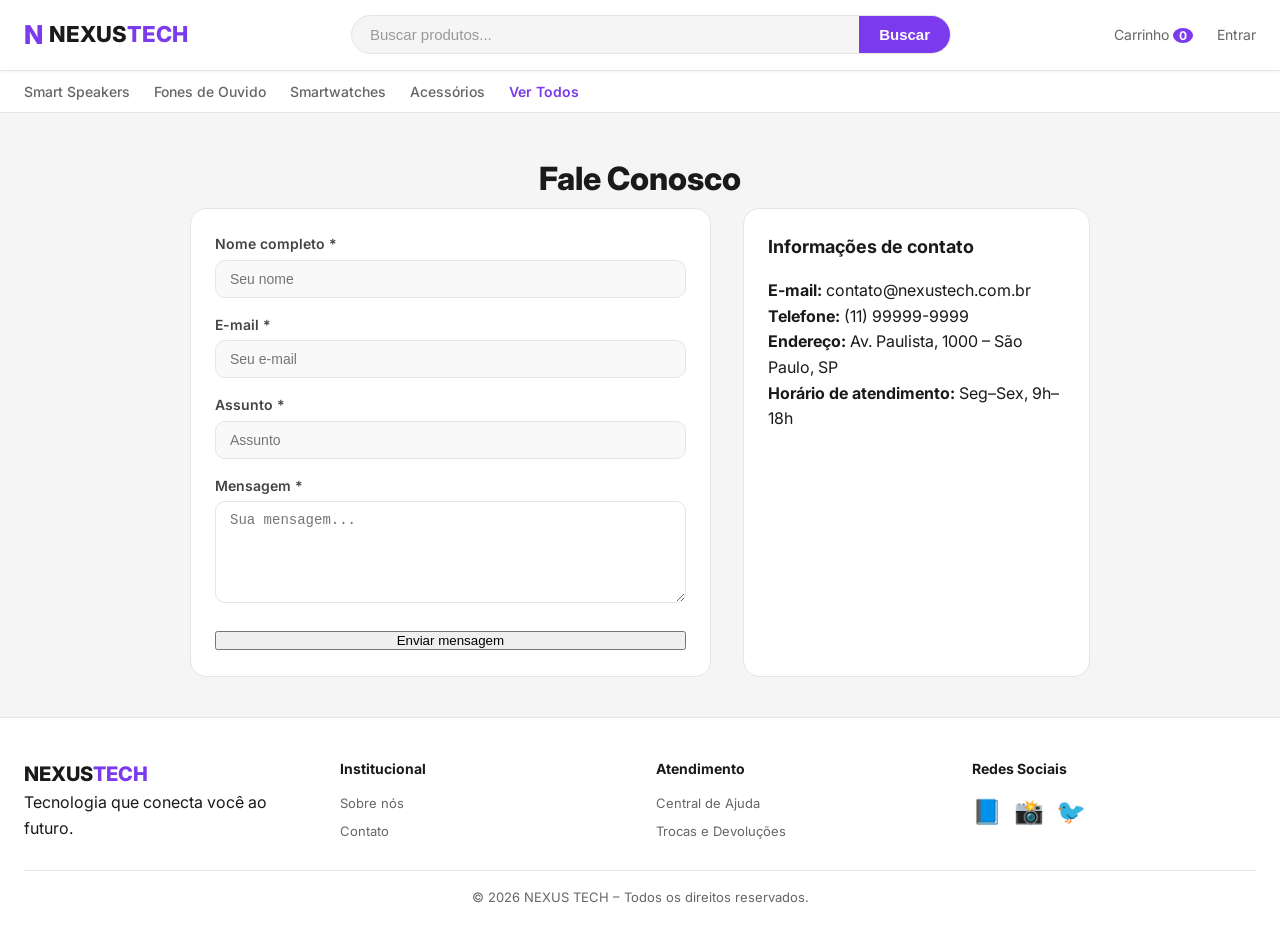
<file: contato.html>
<!DOCTYPE html>
<html lang="pt-br">
<head>
    <meta charset="UTF-8" />
    <meta name="viewport" content="width=device-width, initial-scale=1.0" />
    <title>Contato | NEXUS TECH</title>
    <link rel="stylesheet" href="style.css" />
    <link href="https://fonts.googleapis.com/css2?family=Inter:wght@300;400;500;600;700;800;900&display=swap" rel="stylesheet" />
</head>
<body>
    <header class="header">
        <div class="container header-inner">
            <a href="index.html" class="logo">
                <span class="logo-icon">N</span>
                <span class="logo-text">NEXUS<span>TECH</span></span>
            </a>
            <div class="search-bar">
                <input type="text" placeholder="Buscar produtos..." />
                <button>Buscar</button>
            </div>
            <div class="header-actions">
                <a href="carrinho.html" class="cart-link">
                    Carrinho <span class="cart-count" id="cart-count">0</span>
                </a>
                <a href="#" class="login-link">Entrar</a>
            </div>
        </div>
    </header>

    <nav class="category-menu">
        <div class="container">
            <ul>
                <li><a href="produtos.html?categoria=smart-speakers">Smart Speakers</a></li>
                <li><a href="produtos.html?categoria=fones">Fones de Ouvido</a></li>
                <li><a href="produtos.html?categoria=smartwatches">Smartwatches</a></li>
                <li><a href="produtos.html?categoria=acessorios">Acessórios</a></li>
                <li><a href="produtos.html" class="all-link">Ver Todos</a></li>
            </ul>
        </div>
    </nav>

    <main class="contato-page">
        <div class="container">
            <h1>Fale Conosco</h1>
            <div class="contato-grid">
                <div class="contato-form">
                    <form id="form-contato">
                        <div class="form-group">
                            <label>Nome completo *</label>
                            <input type="text" placeholder="Seu nome" required />
                        </div>
                        <div class="form-group">
                            <label>E-mail *</label>
                            <input type="email" placeholder="Seu e-mail" required />
                        </div>
                        <div class="form-group">
                            <label>Assunto *</label>
                            <input type="text" placeholder="Assunto" required />
                        </div>
                        <div class="form-group">
                            <label>Mensagem *</label>
                            <textarea rows="5" placeholder="Sua mensagem..." required></textarea>
                        </div>
                        <button type="submit" class="btn-primary">Enviar mensagem</button>
                    </form>
                </div>
                <div class="contato-info">
                    <h3>Informações de contato</h3>
                    <p><strong>E-mail:</strong> contato@nexustech.com.br</p>
                    <p><strong>Telefone:</strong> (11) 99999-9999</p>
                    <p><strong>Endereço:</strong> Av. Paulista, 1000 – São Paulo, SP</p>
                    <p><strong>Horário de atendimento:</strong> Seg–Sex, 9h–18h</p>
                </div>
            </div>
        </div>
    </main>

    <footer class="footer">
        <div class="container">
            <div class="footer-grid">
                <div class="footer-col">
                    <div class="footer-logo">NEXUS<span>TECH</span></div>
                    <p>Tecnologia que conecta você ao futuro.</p>
                </div>
                <div class="footer-col">
                    <h4>Institucional</h4>
                    <a href="sobre.html">Sobre nós</a>
                    <a href="contato.html">Contato</a>
                </div>
                <div class="footer-col">
                    <h4>Atendimento</h4>
                    <a href="#">Central de Ajuda</a>
                    <a href="#">Trocas e Devoluções</a>
                </div>
                <div class="footer-col">
                    <h4>Redes Sociais</h4>
                    <div class="social-links">
                        <a href="#">📘</a>
                        <a href="#">📸</a>
                        <a href="#">🐦</a>
                    </div>
                </div>
            </div>
            <div class="footer-bottom">
                <p>© 2026 NEXUS TECH – Todos os direitos reservados.</p>
            </div>
        </div>
    </footer>

    <script src="dados.js"></script>
    <script src="carrinho.js"></script>
</body>
</html>
</file>
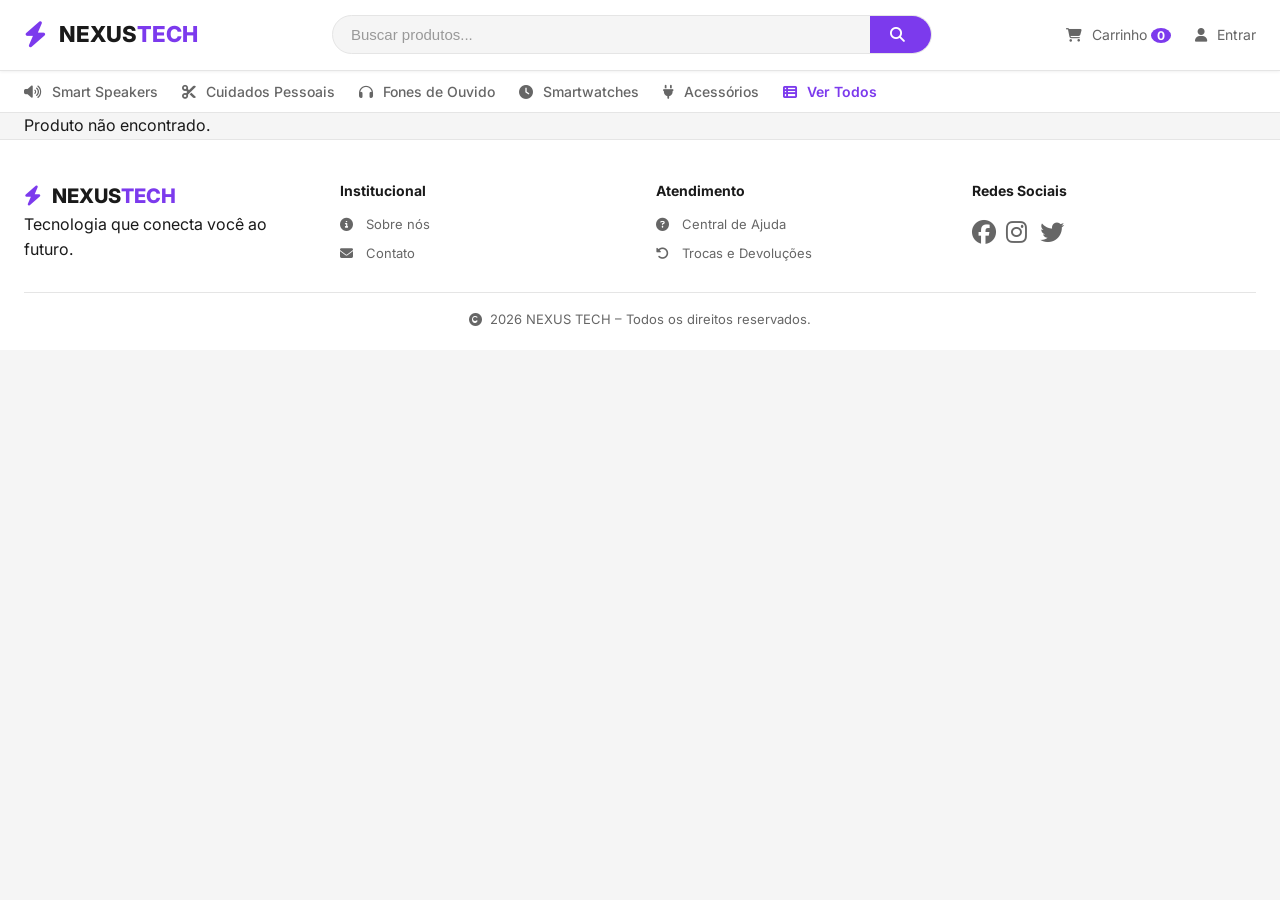
<file: produto.html>
<!DOCTYPE html>
<html lang="pt-br">
<head>
    <meta charset="UTF-8" />
    <meta name="viewport" content="width=device-width, initial-scale=1.0" />
    <title>Detalhes | NEXUS TECH</title>
    <link rel="stylesheet" href="style.css" />
    <link href="https://fonts.googleapis.com/css2?family=Inter:wght@300;400;500;600;700;800;900&display=swap" rel="stylesheet" />
    <link rel="stylesheet" href="https://cdnjs.cloudflare.com/ajax/libs/font-awesome/6.5.0/css/all.min.css" />
</head>
<body>
    <header class="header">
        <div class="container header-inner">
            <a href="index.html" class="logo">
                <span class="logo-icon"><i class="fas fa-bolt"></i></span>
                <span class="logo-text">NEXUS<span>TECH</span></span>
            </a>
            <div class="search-bar">
                <input type="text" id="search-input" placeholder="Buscar produtos..." />
                <button id="search-btn"><i class="fas fa-search"></i></button>
            </div>
            <div class="header-actions">
                <a href="carrinho.html" class="cart-link">
                    <i class="fas fa-shopping-cart"></i> Carrinho <span class="cart-count" id="cart-count">0</span>
                </a>
                <a href="#" class="login-link"><i class="fas fa-user"></i> Entrar</a>
            </div>
        </div>
    </header>

    <nav class="category-menu">
        <div class="container">
            <ul>
                <li><a href="produtos.html?categoria=smart-speakers"><i class="fas fa-volume-up"></i> Smart Speakers</a></li>
                <li><a href="produtos.html?categoria=cuidados-pessoais"><i class="fas fa-cut"></i> Cuidados Pessoais</a></li>
                <li><a href="produtos.html?categoria=fones"><i class="fas fa-headphones"></i> Fones de Ouvido</a></li>
                <li><a href="produtos.html?categoria=smartwatches"><i class="fas fa-clock"></i> Smartwatches</a></li>
                <li><a href="produtos.html?categoria=acessorios"><i class="fas fa-plug"></i> Acessórios</a></li>
                <li><a href="produtos.html" class="all-link"><i class="fas fa-th-list"></i> Ver Todos</a></li>
            </ul>
        </div>
    </nav>

    <main class="product-page">
        <div class="container" id="produto-detalhe"></div>
    </main>

    <footer class="footer">
        <div class="container">
            <div class="footer-grid">
                <div class="footer-col">
                    <div class="footer-logo"><i class="fas fa-bolt"></i> NEXUS<span>TECH</span></div>
                    <p>Tecnologia que conecta você ao futuro.</p>
                </div>
                <div class="footer-col">
                    <h4>Institucional</h4>
                    <a href="sobre.html"><i class="fas fa-info-circle"></i> Sobre nós</a>
                    <a href="contato.html"><i class="fas fa-envelope"></i> Contato</a>
                </div>
                <div class="footer-col">
                    <h4>Atendimento</h4>
                    <a href="#"><i class="fas fa-question-circle"></i> Central de Ajuda</a>
                    <a href="#"><i class="fas fa-undo-alt"></i> Trocas e Devoluções</a>
                </div>
                <div class="footer-col">
                    <h4>Redes Sociais</h4>
                    <div class="social-links">
                        <a href="#"><i class="fab fa-facebook"></i></a>
                        <a href="#"><i class="fab fa-instagram"></i></a>
                        <a href="#"><i class="fab fa-twitter"></i></a>
                    </div>
                </div>
            </div>
            <div class="footer-bottom">
                <p><i class="fas fa-copyright"></i> 2026 NEXUS TECH – Todos os direitos reservados.</p>
            </div>
        </div>
    </footer>

    <script src="dados.js"></script>
    <script src="carrinho.js"></script>
    <script>
        document.addEventListener('DOMContentLoaded', function() {
            carregarCarrinho();

            var params = new URLSearchParams(window.location.search);
            var id = parseInt(params.get('id'));
            var produto = produtos.find(function(p) { return p.id === id; });

            var container = document.getElementById('produto-detalhe');

            if (!produto) {
                container.innerHTML = '<p>Produto não encontrado.</p>';
                return;
            }

            // Gerar estrelas com Font Awesome
            var estrelas = '';
            var rating = Math.round(produto.rating || 0);
            for (var i = 0; i < 5; i++) {
                if (i < rating) {
                    estrelas += '<i class="fas fa-star" style="color:#FBBF24;"></i>';
                } else {
                    estrelas += '<i class="far fa-star" style="color:#FBBF24;"></i>';
                }
            }

            // Montar galeria
            var imagesHtml = '';
            produto.imagens.forEach(function(img) {
                imagesHtml += '<img src="' + img + '" alt="' + produto.nome + '" />';
            });

            // Montar especificações
            var specsHtml = '';
            for (var chave in produto.especificacoes) {
                specsHtml += '<tr><td>' + chave.charAt(0).toUpperCase() + chave.slice(1) + '</td><td>' + produto.especificacoes[chave] + '</td></tr>';
            }

            container.innerHTML = `
                <div class="produto-detalhe-grid">
                    <div class="produto-galeria">
                        <div class="galeria-principal">
                            <img src="${produto.imagens[0]}" alt="${produto.nome}" id="main-image" />
                        </div>
                        <div class="galeria-miniaturas">${imagesHtml}</div>
                    </div>
                    <div class="produto-info">
                        <h1>${produto.nome}</h1>
                        <div class="produto-rating">
                            <span class="stars">${estrelas}</span>
                            <span class="rating-count">(${produto.rating} – ${produto.avaliacoes} avaliações)</span>
                        </div>
                        <div class="produto-preco-box">
                            ${produto.preco_antigo ? '<span class="price-old">R$ ' + produto.preco_antigo.toFixed(2) + '</span>' : ''}
                            <span class="price-new">R$ ${produto.preco.toFixed(2)}</span>
                            <span class="price-installments"><i class="fas fa-credit-card"></i> em até 2x de R$ ${(produto.preco / 2).toFixed(2)}</span>
                        </div>
                        <div class="produto-estoque">
                            ${produto.em_estoque ? '<span class="in-stock"><i class="fas fa-check-circle"></i> Em estoque</span>' : '<span class="out-stock">Indisponível</span>'}
                        </div>
                        <div class="produto-actions">
                            <div class="qty-selector">
                                <label>Quantidade:</label>
                                <select id="quantidade">
                                    <option value="1">1</option>
                                    <option value="2">2</option>
                                    <option value="3">3</option>
                                    <option value="4">4</option>
                                    <option value="5">5</option>
                                </select>
                            </div>
                            <button class="btn-cart" id="btn-add-cart"><i class="fas fa-shopping-cart"></i> Adicionar ao carrinho</button>
                            <button class="btn-buy" id="btn-comprar-agora"><i class="fas fa-bolt"></i> Comprar agora</button>
                        </div>
                        <div class="produto-descricao">
                            <h3><i class="fas fa-info-circle"></i> Descrição</h3>
                            <p>${produto.descricao}</p>
                        </div>
                        <div class="produto-especificacoes">
                            <h3><i class="fas fa-list-ul"></i> Especificações</h3>
                            <table>${specsHtml}</table>
                        </div>
                    </div>
                </div>
            `;

            // Evento de troca de imagem na galeria
            var thumbs = document.querySelectorAll('.galeria-miniaturas img');
            var mainImage = document.getElementById('main-image');
            thumbs.forEach(function(img) {
                img.addEventListener('click', function() {
                    mainImage.src = this.src;
                });
            });

            // Adicionar ao carrinho
            document.getElementById('btn-add-cart').addEventListener('click', function() {
                var qty = parseInt(document.getElementById('quantidade').value) || 1;
                adicionarAoCarrinho(produto.id, qty);
                alert('Produto adicionado ao carrinho!');
            });

            // Comprar agora
            document.getElementById('btn-comprar-agora').addEventListener('click', function() {
                var qty = parseInt(document.getElementById('quantidade').value) || 1;
                adicionarAoCarrinho(produto.id, qty);
                window.location.href = 'carrinho.html';
            });
        });
    </script>
</body>
</html>
</file>
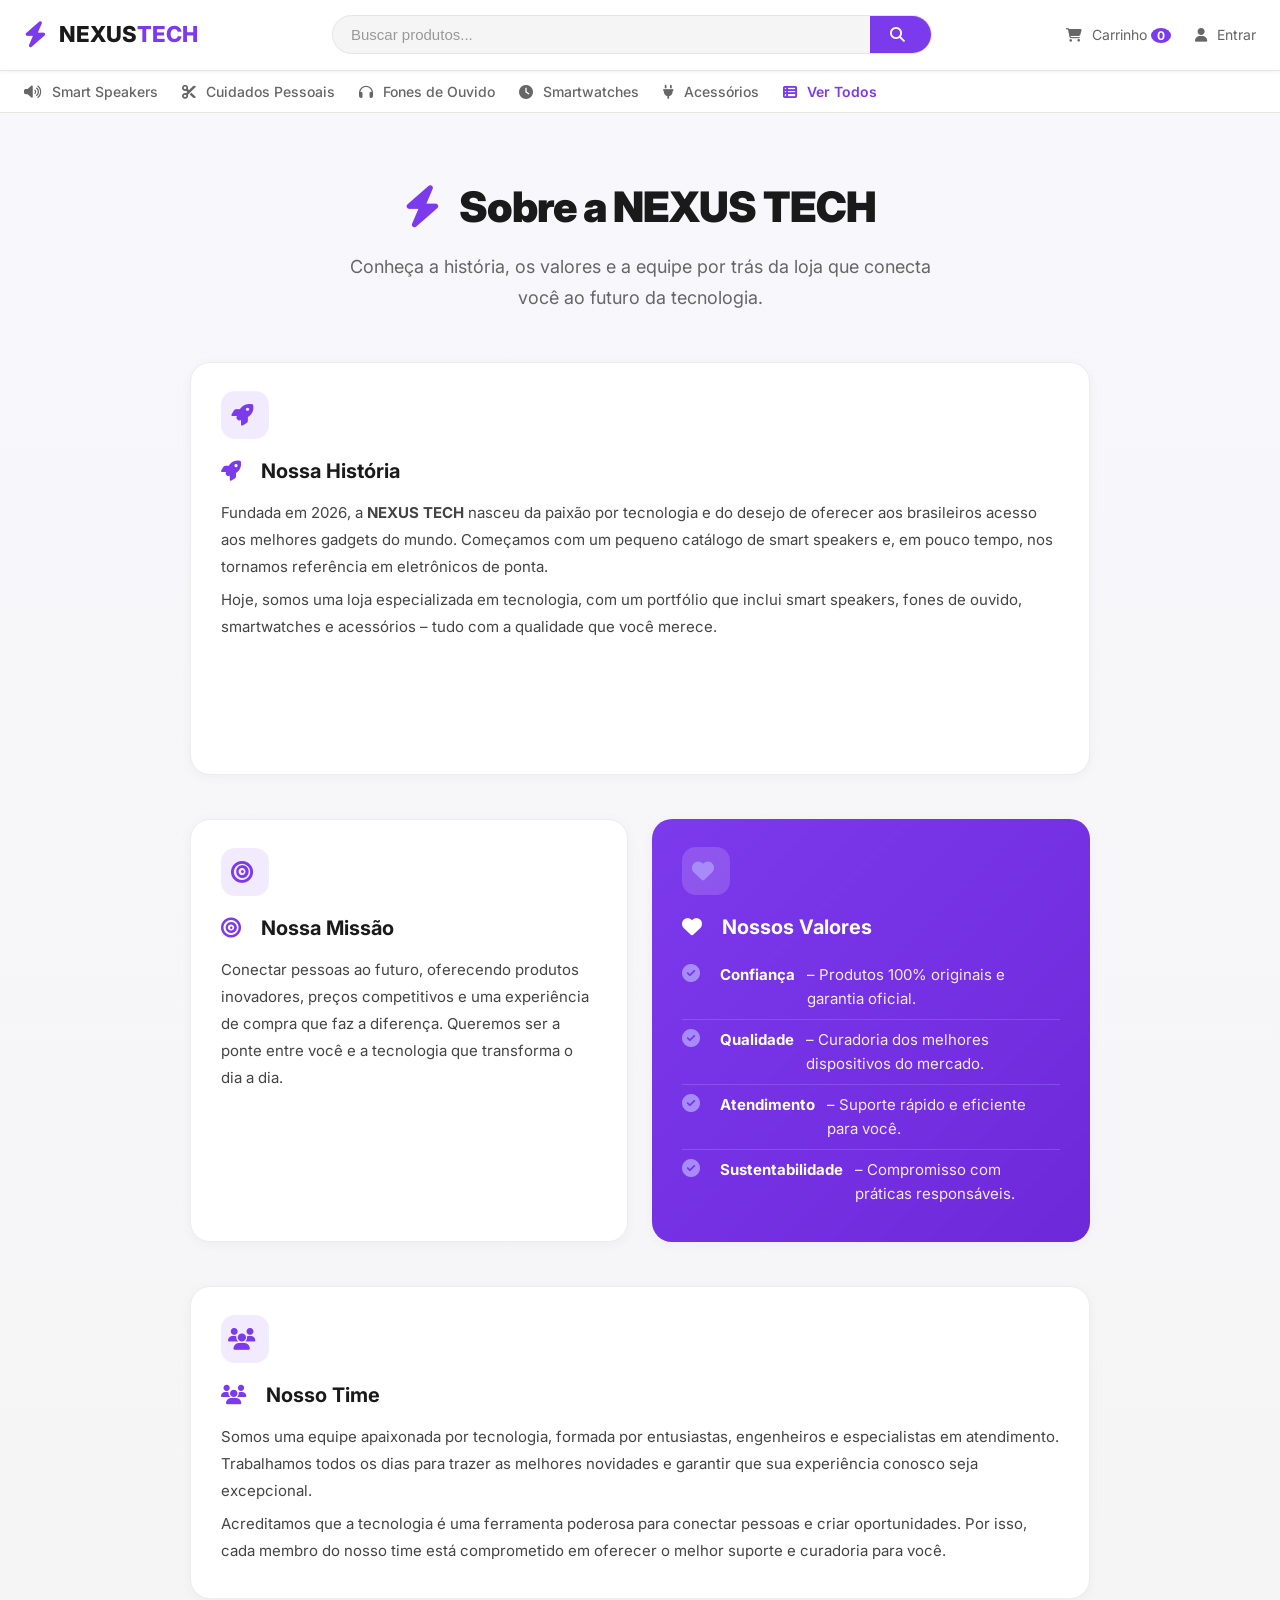
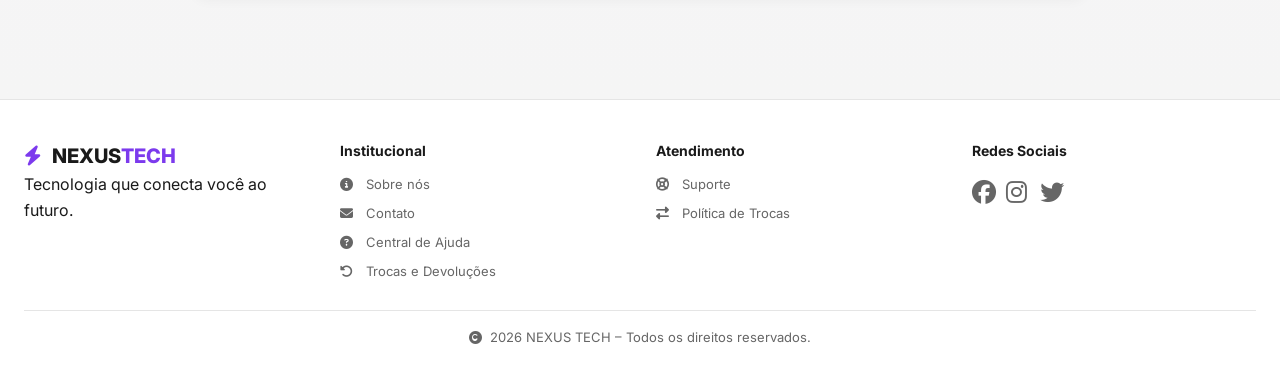
<file: sobre.html>
<!DOCTYPE html>
<html lang="pt-br">
<head>
    <meta charset="UTF-8" />
    <meta name="viewport" content="width=device-width, initial-scale=1.0" />
    <title>Sobre | NEXUS TECH</title>
    <link rel="stylesheet" href="style.css" />
    <link href="https://fonts.googleapis.com/css2?family=Inter:wght@300;400;500;600;700;800;900&display=swap" rel="stylesheet" />
    <link rel="stylesheet" href="https://cdnjs.cloudflare.com/ajax/libs/font-awesome/6.5.0/css/all.min.css" />
    <style>
        /* ============================================================
           SOBRE - ESTILOS MELHORADOS
           ============================================================ */
        .sobre-page {
            padding: 60px 0 80px;
            background: linear-gradient(180deg, #F8F7FC 0%, #F5F5F5 100%);
        }

        .sobre-page h1 {
            font-size: 42px;
            font-weight: 900;
            margin-bottom: 12px;
            text-align: center;
            color: #1A1A1A;
            letter-spacing: -1px;
        }

        .sobre-page h1 i {
            color: #7C3AED;
            margin-right: 12px;
        }

        .sobre-subtitle {
            text-align: center;
            color: #666;
            font-size: 18px;
            max-width: 600px;
            margin: 0 auto 48px;
            line-height: 1.7;
        }

        .sobre-content {
            max-width: 900px;
            margin: 0 auto;
            display: grid;
            grid-template-columns: 1fr 1fr;
            gap: 24px;
        }

        .sobre-card {
            background: #FFFFFF;
            border-radius: 20px;
            padding: 28px 30px;
            border: 1px solid #EDEDF0;
            box-shadow: 0 2px 12px rgba(0,0,0,0.04);
            transition: transform 0.25s ease, box-shadow 0.25s ease;
        }

        .sobre-card:hover {
            transform: translateY(-4px);
            box-shadow: 0 8px 30px rgba(124,58,237,0.08);
        }

        .sobre-card.full-width {
            grid-column: 1 / -1;
        }

        .sobre-card .card-icon {
            display: inline-flex;
            align-items: center;
            justify-content: center;
            width: 48px;
            height: 48px;
            background: rgba(124,58,237,0.10);
            border-radius: 14px;
            margin-bottom: 16px;
            color: #7C3AED;
            font-size: 22px;
        }

        .sobre-card h2 {
            font-size: 20px;
            font-weight: 700;
            margin-bottom: 12px;
            color: #1A1A1A;
            display: flex;
            align-items: center;
            gap: 10px;
        }

        .sobre-card h2 i {
            color: #7C3AED;
            font-size: 20px;
        }

        .sobre-card p {
            color: #444;
            line-height: 1.8;
            margin-bottom: 6px;
            font-size: 15px;
        }

        .sobre-card ul {
            list-style: none;
            padding: 0;
            margin: 4px 0 0;
        }

        .sobre-card ul li {
            padding: 8px 0;
            color: #444;
            display: flex;
            align-items: flex-start;
            gap: 12px;
            font-size: 15px;
            border-bottom: 1px solid #F5F5F5;
        }

        .sobre-card ul li:last-child {
            border-bottom: none;
        }

        .sobre-card ul li i {
            color: #00A650;
            font-size: 18px;
            margin-top: 2px;
            min-width: 20px;
        }

        .sobre-card ul li strong {
            color: #1A1A1A;
        }

        .sobre-highlight {
            background: linear-gradient(135deg, #7C3AED 0%, #6D28D9 100%);
            color: #FFFFFF;
            border: none;
        }

        .sobre-highlight h2 {
            color: #FFFFFF;
        }

        .sobre-highlight h2 i {
            color: #FFFFFF;
        }

        .sobre-highlight p {
            color: rgba(255,255,255,0.85);
        }

        .sobre-highlight ul li {
            color: rgba(255,255,255,0.90);
            border-bottom-color: rgba(255,255,255,0.15);
        }

        .sobre-highlight ul li i {
            color: #A78BFA;
        }

        .sobre-highlight ul li strong {
            color: #FFFFFF;
        }

        .sobre-stats {
            display: grid;
            grid-template-columns: repeat(3, 1fr);
            gap: 16px;
            margin-top: 12px;
        }

        .stat-item {
            text-align: center;
            padding: 12px 8px;
            background: rgba(255,255,255,0.08);
            border-radius: 12px;
        }

        .stat-item .stat-number {
            font-size: 28px;
            font-weight: 800;
            color: #FFFFFF;
            display: block;
        }

        .stat-item .stat-label {
            font-size: 13px;
            color: rgba(255,255,255,0.70);
        }

        /* Responsivo */
        @media (max-width: 768px) {
            .sobre-content {
                grid-template-columns: 1fr;
                gap: 16px;
                padding: 0 12px;
            }

            .sobre-page h1 {
                font-size: 30px;
            }

            .sobre-subtitle {
                font-size: 16px;
                padding: 0 16px;
                margin-bottom: 32px;
            }

            .sobre-card {
                padding: 20px;
            }

            .sobre-card.full-width {
                grid-column: 1;
            }

            .sobre-stats {
                grid-template-columns: 1fr 1fr 1fr;
                gap: 8px;
            }

            .stat-item .stat-number {
                font-size: 22px;
            }
        }

        @media (max-width: 480px) {
            .sobre-stats {
                grid-template-columns: 1fr 1fr;
            }
        }
    </style>
</head>
<body>
    <header class="header">
        <div class="container header-inner">
            <a href="index.html" class="logo">
                <span class="logo-icon"><i class="fas fa-bolt"></i></span>
                <span class="logo-text">NEXUS<span>TECH</span></span>
            </a>
            <div class="search-bar">
                <input type="text" placeholder="Buscar produtos..." />
                <button><i class="fas fa-search"></i></button>
            </div>
            <div class="header-actions">
                <a href="carrinho.html" class="cart-link">
                    <i class="fas fa-shopping-cart"></i> Carrinho <span class="cart-count">0</span>
                </a>
                <a href="#" class="login-link"><i class="fas fa-user"></i> Entrar</a>
            </div>
        </div>
    </header>

    <nav class="category-menu">
        <div class="container">
            <ul>
                <li><a href="produtos.html?categoria=smart-speakers"><i class="fas fa-volume-up"></i> Smart Speakers</a></li>
                <li><a href="produtos.html?categoria=cuidados-pessoais"><i class="fas fa-cut"></i> Cuidados Pessoais</a></li>
                <li><a href="produtos.html?categoria=fones"><i class="fas fa-headphones"></i> Fones de Ouvido</a></li>
                <li><a href="produtos.html?categoria=smartwatches"><i class="fas fa-clock"></i> Smartwatches</a></li>
                <li><a href="produtos.html?categoria=acessorios"><i class="fas fa-plug"></i> Acessórios</a></li>
                <li><a href="produtos.html" class="all-link"><i class="fas fa-th-list"></i> Ver Todos</a></li>
            </ul>
        </div>
    </nav>

    <main class="sobre-page">
        <div class="container">
            <h1><i class="fas fa-bolt"></i> Sobre a NEXUS TECH</h1>
            <p class="sobre-subtitle">
                Conheça a história, os valores e a equipe por trás da loja que conecta você ao futuro da tecnologia.
            </p>

            <div class="sobre-content">
                <!-- Card 1: História -->
                <div class="sobre-card full-width">
                    <div class="card-icon"><i class="fas fa-rocket"></i></div>
                    <h2><i class="fas fa-rocket"></i> Nossa História</h2>
                    <p>
                        Fundada em 2026, a <strong>NEXUS TECH</strong> nasceu da paixão por tecnologia e do desejo de oferecer aos brasileiros acesso aos melhores gadgets do mundo. Começamos com um pequeno catálogo de smart speakers e, em pouco tempo, nos tornamos referência em eletrônicos de ponta.
                    </p>
                    <p>
                        Hoje, somos uma loja especializada em tecnologia, com um portfólio que inclui smart speakers, fones de ouvido, smartwatches e acessórios – tudo com a qualidade que você merece.
                    </p>
                    <div class="sobre-stats">
                        <div class="stat-item">
                            <span class="stat-number">2026</span>
                            <span class="stat-label">Ano de Fundação</span>
                        </div>
                        <div class="stat-item">
                            <span class="stat-number">+5k</span>
                            <span class="stat-label">Clientes Atendidos</span>
                        </div>
                        <div class="stat-item">
                            <span class="stat-number">50+</span>
                            <span class="stat-label">Produtos no Catálogo</span>
                        </div>
                    </div>
                </div>

                <!-- Card 2: Missão -->
                <div class="sobre-card">
                    <div class="card-icon"><i class="fas fa-bullseye"></i></div>
                    <h2><i class="fas fa-bullseye"></i> Nossa Missão</h2>
                    <p>
                        Conectar pessoas ao futuro, oferecendo produtos inovadores, preços competitivos e uma experiência de compra que faz a diferença. Queremos ser a ponte entre você e a tecnologia que transforma o dia a dia.
                    </p>
                </div>

                <!-- Card 3: Valores (destaque) -->
                <div class="sobre-card sobre-highlight">
                    <div class="card-icon" style="background:rgba(255,255,255,0.15);color:#A78BFA;"><i class="fas fa-heart"></i></div>
                    <h2><i class="fas fa-heart"></i> Nossos Valores</h2>
                    <ul>
                        <li><i class="fas fa-check-circle"></i> <strong>Confiança</strong> – Produtos 100% originais e garantia oficial.</li>
                        <li><i class="fas fa-check-circle"></i> <strong>Qualidade</strong> – Curadoria dos melhores dispositivos do mercado.</li>
                        <li><i class="fas fa-check-circle"></i> <strong>Atendimento</strong> – Suporte rápido e eficiente para você.</li>
                        <li><i class="fas fa-check-circle"></i> <strong>Sustentabilidade</strong> – Compromisso com práticas responsáveis.</li>
                    </ul>
                </div>

                <!-- Card 4: Time -->
                <div class="sobre-card full-width">
                    <div class="card-icon"><i class="fas fa-users"></i></div>
                    <h2><i class="fas fa-users"></i> Nosso Time</h2>
                    <p>
                        Somos uma equipe apaixonada por tecnologia, formada por entusiastas, engenheiros e especialistas em atendimento. Trabalhamos todos os dias para trazer as melhores novidades e garantir que sua experiência conosco seja excepcional.
                    </p>
                    <p>
                        Acreditamos que a tecnologia é uma ferramenta poderosa para conectar pessoas e criar oportunidades. Por isso, cada membro do nosso time está comprometido em oferecer o melhor suporte e curadoria para você.
                    </p>
                </div>
            </div>
        </div>
    </main>

    <footer class="footer">
        <div class="container">
            <div class="footer-grid">
                <div class="footer-col">
                    <div class="footer-logo"><i class="fas fa-bolt"></i> NEXUS<span>TECH</span></div>
                    <p>Tecnologia que conecta você ao futuro.</p>
                </div>
                <div class="footer-col">
                    <h4>Institucional</h4>
                    <a href="sobre.html"><i class="fas fa-info-circle"></i> Sobre nós</a>
                    <a href="contato.html"><i class="fas fa-envelope"></i> Contato</a>
                    <a href="ajuda.html"><i class="fas fa-question-circle"></i> Central de Ajuda</a>
                    <a href="trocas.html"><i class="fas fa-undo-alt"></i> Trocas e Devoluções</a>
                </div>
                <div class="footer-col">
                    <h4>Atendimento</h4>
                    <a href="ajuda.html"><i class="fas fa-life-ring"></i> Suporte</a>
                    <a href="trocas.html"><i class="fas fa-exchange-alt"></i> Política de Trocas</a>
                </div>
                <div class="footer-col">
                    <h4>Redes Sociais</h4>
                    <div class="social-links">
                        <a href="#"><i class="fab fa-facebook"></i></a>
                        <a href="#"><i class="fab fa-instagram"></i></a>
                        <a href="#"><i class="fab fa-twitter"></i></a>
                    </div>
                </div>
            </div>
            <div class="footer-bottom">
                <p><i class="fas fa-copyright"></i> 2026 NEXUS TECH – Todos os direitos reservados.</p>
            </div>
        </div>
    </footer>
</body>
</html>
</file>
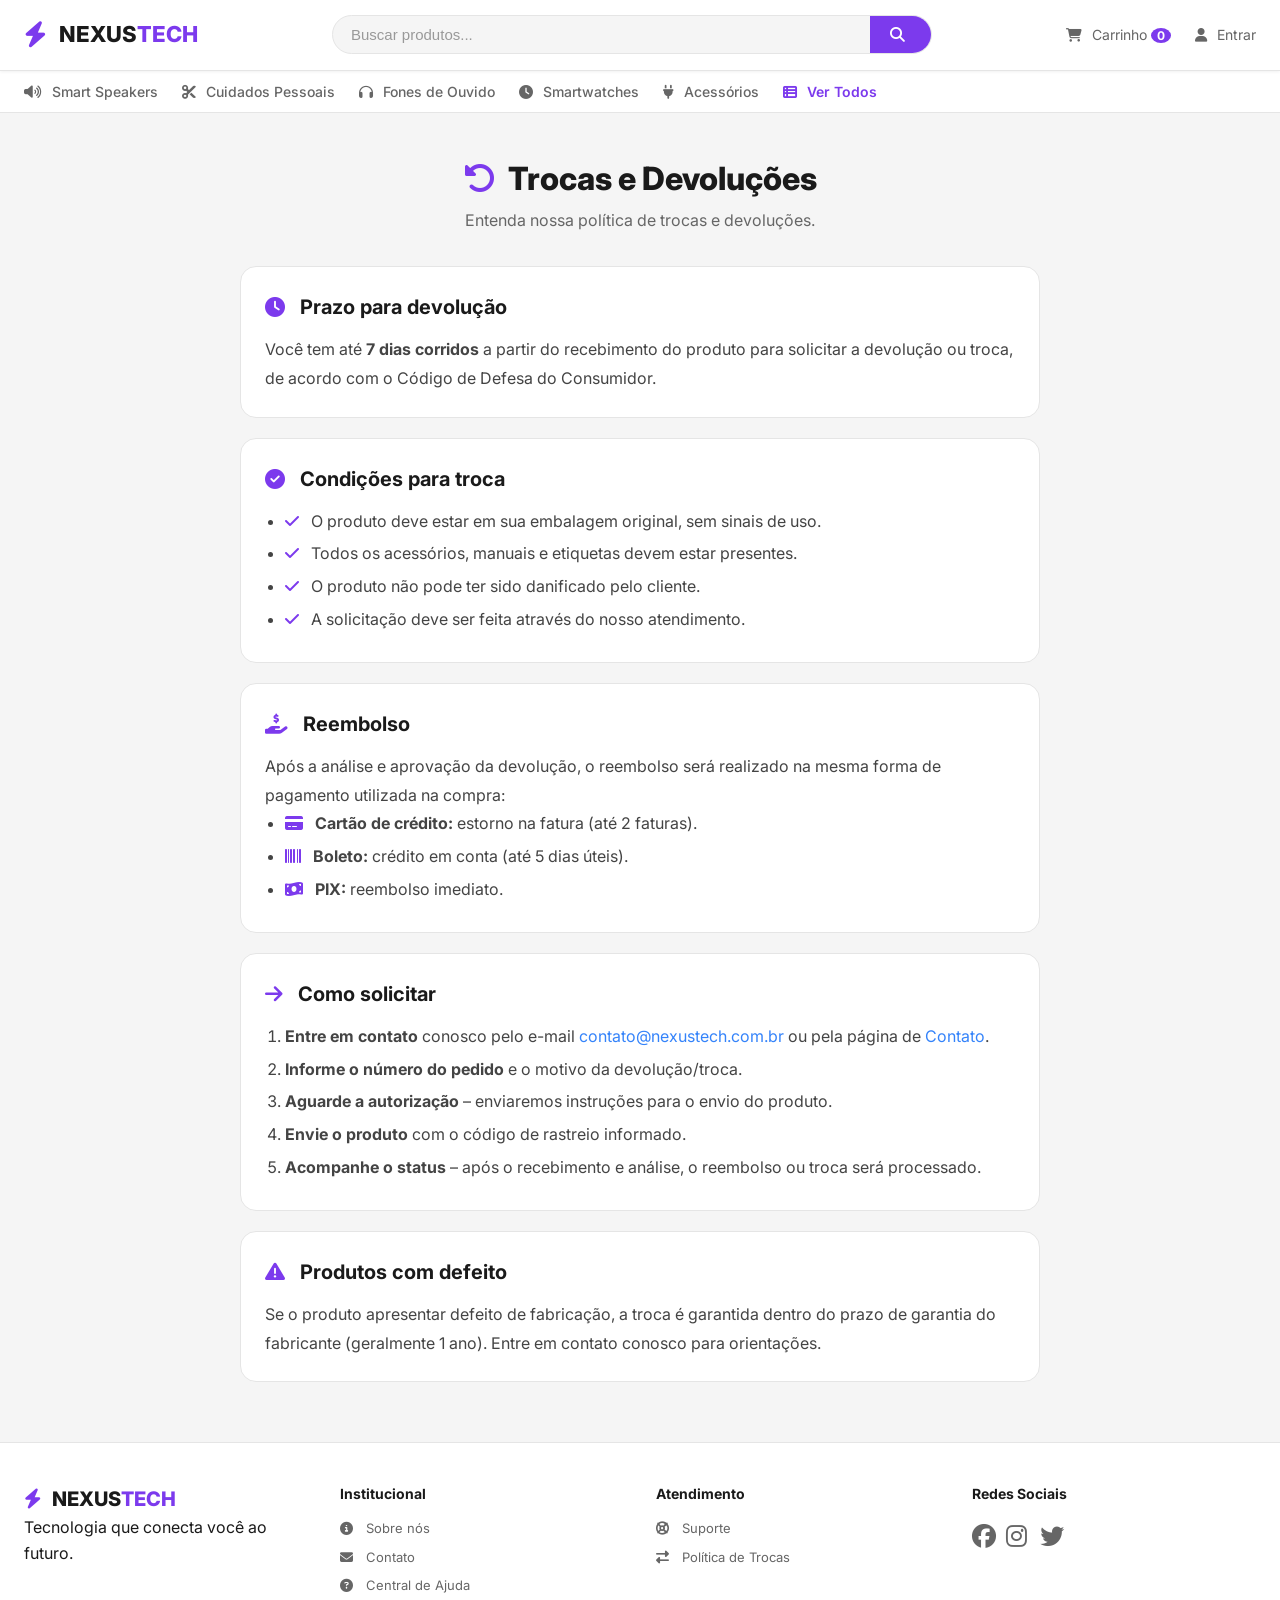
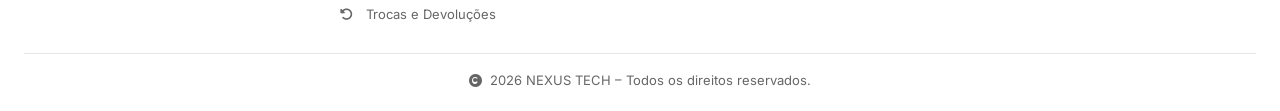
<file: trocas.html>
<!DOCTYPE html>
<html lang="pt-br">
<head>
    <meta charset="UTF-8" />
    <meta name="viewport" content="width=device-width, initial-scale=1.0" />
    <title>Trocas e Devoluções | NEXUS TECH</title>
    <link rel="stylesheet" href="style.css" />
    <link href="https://fonts.googleapis.com/css2?family=Inter:wght@300;400;500;600;700;800;900&display=swap" rel="stylesheet" />
    <link rel="stylesheet" href="https://cdnjs.cloudflare.com/ajax/libs/font-awesome/6.5.0/css/all.min.css" />
</head>
<body>
    <header class="header">
        <div class="container header-inner">
            <a href="index.html" class="logo">
                <span class="logo-icon"><i class="fas fa-bolt"></i></span>
                <span class="logo-text">NEXUS<span>TECH</span></span>
            </a>
            <div class="search-bar">
                <input type="text" placeholder="Buscar produtos..." />
                <button><i class="fas fa-search"></i></button>
            </div>
            <div class="header-actions">
                <a href="carrinho.html" class="cart-link">
                    <i class="fas fa-shopping-cart"></i> Carrinho <span class="cart-count">0</span>
                </a>
                <a href="#" class="login-link"><i class="fas fa-user"></i> Entrar</a>
            </div>
        </div>
    </header>

    <nav class="category-menu">
        <div class="container">
            <ul>
                <li><a href="produtos.html?categoria=smart-speakers"><i class="fas fa-volume-up"></i> Smart Speakers</a></li>
                <li><a href="produtos.html?categoria=cuidados-pessoais"><i class="fas fa-cut"></i> Cuidados Pessoais</a></li>
                <li><a href="produtos.html?categoria=fones"><i class="fas fa-headphones"></i> Fones de Ouvido</a></li>
                <li><a href="produtos.html?categoria=smartwatches"><i class="fas fa-clock"></i> Smartwatches</a></li>
                <li><a href="produtos.html?categoria=acessorios"><i class="fas fa-plug"></i> Acessórios</a></li>
                <li><a href="produtos.html" class="all-link"><i class="fas fa-th-list"></i> Ver Todos</a></li>
            </ul>
        </div>
    </nav>

    <main class="trocas-page">
        <div class="container">
            <h1><i class="fas fa-undo-alt"></i> Trocas e Devoluções</h1>
            <p class="subtitle">Entenda nossa política de trocas e devoluções.</p>

            <div class="trocas-content">
                <div class="trocas-card">
                    <h2><i class="fas fa-clock"></i> Prazo para devolução</h2>
                    <p>Você tem até <strong>7 dias corridos</strong> a partir do recebimento do produto para solicitar a devolução ou troca, de acordo com o Código de Defesa do Consumidor.</p>
                </div>

                <div class="trocas-card">
                    <h2><i class="fas fa-check-circle"></i> Condições para troca</h2>
                    <ul>
                        <li><i class="fas fa-check"></i> O produto deve estar em sua embalagem original, sem sinais de uso.</li>
                        <li><i class="fas fa-check"></i> Todos os acessórios, manuais e etiquetas devem estar presentes.</li>
                        <li><i class="fas fa-check"></i> O produto não pode ter sido danificado pelo cliente.</li>
                        <li><i class="fas fa-check"></i> A solicitação deve ser feita através do nosso atendimento.</li>
                    </ul>
                </div>

                <div class="trocas-card">
                    <h2><i class="fas fa-hand-holding-usd"></i> Reembolso</h2>
                    <p>Após a análise e aprovação da devolução, o reembolso será realizado na mesma forma de pagamento utilizada na compra:</p>
                    <ul>
                        <li><i class="fas fa-credit-card"></i> <strong>Cartão de crédito:</strong> estorno na fatura (até 2 faturas).</li>
                        <li><i class="fas fa-barcode"></i> <strong>Boleto:</strong> crédito em conta (até 5 dias úteis).</li>
                        <li><i class="fas fa-money-bill-wave"></i> <strong>PIX:</strong> reembolso imediato.</li>
                    </ul>
                </div>

                <div class="trocas-card">
                    <h2><i class="fas fa-arrow-right"></i> Como solicitar</h2>
                    <ol>
                        <li><strong>Entre em contato</strong> conosco pelo e-mail <a href="mailto:contato@nexustech.com.br">contato@nexustech.com.br</a> ou pela página de <a href="contato.html">Contato</a>.</li>
                        <li><strong>Informe o número do pedido</strong> e o motivo da devolução/troca.</li>
                        <li><strong>Aguarde a autorização</strong> – enviaremos instruções para o envio do produto.</li>
                        <li><strong>Envie o produto</strong> com o código de rastreio informado.</li>
                        <li><strong>Acompanhe o status</strong> – após o recebimento e análise, o reembolso ou troca será processado.</li>
                    </ol>
                </div>

                <div class="trocas-card">
                    <h2><i class="fas fa-exclamation-triangle"></i> Produtos com defeito</h2>
                    <p>Se o produto apresentar defeito de fabricação, a troca é garantida dentro do prazo de garantia do fabricante (geralmente 1 ano). Entre em contato conosco para orientações.</p>
                </div>
            </div>
        </div>
    </main>

    <footer class="footer">
        <div class="container">
            <div class="footer-grid">
                <div class="footer-col">
                    <div class="footer-logo"><i class="fas fa-bolt"></i> NEXUS<span>TECH</span></div>
                    <p>Tecnologia que conecta você ao futuro.</p>
                </div>
                <div class="footer-col">
                    <h4>Institucional</h4>
                    <a href="sobre.html"><i class="fas fa-info-circle"></i> Sobre nós</a>
                    <a href="contato.html"><i class="fas fa-envelope"></i> Contato</a>
                    <a href="ajuda.html"><i class="fas fa-question-circle"></i> Central de Ajuda</a>
                    <a href="trocas.html"><i class="fas fa-undo-alt"></i> Trocas e Devoluções</a>
                </div>
                <div class="footer-col">
                    <h4>Atendimento</h4>
                    <a href="ajuda.html"><i class="fas fa-life-ring"></i> Suporte</a>
                    <a href="trocas.html"><i class="fas fa-exchange-alt"></i> Política de Trocas</a>
                </div>
                <div class="footer-col">
                    <h4>Redes Sociais</h4>
                    <div class="social-links">
                        <a href="#"><i class="fab fa-facebook"></i></a>
                        <a href="#"><i class="fab fa-instagram"></i></a>
                        <a href="#"><i class="fab fa-twitter"></i></a>
                    </div>
                </div>
            </div>
            <div class="footer-bottom">
                <p><i class="fas fa-copyright"></i> 2026 NEXUS TECH – Todos os direitos reservados.</p>
            </div>
        </div>
    </footer>
</body>
</html>
</file>
<file: style.css>
* {
    margin: 0;
    padding: 0;
    box-sizing: border-box;
}

body {
    font-family: 'Inter', system-ui, -apple-system, sans-serif;
    background-color: #F5F5F5;
    color: #1A1A1A;
    line-height: 1.6;
}

.container {
    max-width: 1280px;
    margin: 0 auto;
    padding: 0 24px;
}

a {
    color: #3483FA;
    text-decoration: none;
}
a:hover {
    text-decoration: underline;
}

/* ============================================================
   HEADER
   ============================================================ */
.header {
    background: #FFFFFF;
    padding: 14px 0;
    border-bottom: 1px solid #E5E5E5;
    position: sticky;
    top: 0;
    z-index: 100;
    box-shadow: 0 1px 3px rgba(0,0,0,0.06);
}

.header-inner {
    display: flex;
    align-items: center;
    justify-content: space-between;
    gap: 20px;
    flex-wrap: wrap;
}

.logo {
    display: flex;
    align-items: center;
    gap: 6px;
    font-size: 22px;
    font-weight: 800;
    color: #1A1A1A;
    text-decoration: none;
}

.logo-icon {
    font-size: 26px;
    color: #7C3AED;
    font-weight: 800;
}

.logo-text span {
    color: #7C3AED;
}

.search-bar {
    display: flex;
    flex: 1;
    max-width: 600px;
    background: #F5F5F5;
    border-radius: 30px;
    overflow: hidden;
    border: 1px solid #E5E5E5;
    transition: 0.2s;
}

.search-bar:focus-within {
    border-color: #7C3AED;
    box-shadow: 0 0 0 3px rgba(124,58,237,0.15);
}

.search-bar input {
    flex: 1;
    padding: 10px 18px;
    background: transparent;
    border: none;
    color: #1A1A1A;
    font-size: 15px;
    outline: none;
}

.search-bar input::placeholder {
    color: #999;
}

.search-bar button {
    background: #7C3AED;
    border: none;
    padding: 0 20px;
    color: white;
    font-size: 15px;
    font-weight: 600;
    cursor: pointer;
}

.search-bar button:hover {
    background: #6D28D9;
}

.header-actions {
    display: flex;
    align-items: center;
    gap: 24px;
    font-size: 14px;
    color: #666;
}

.header-actions a {
    color: #666;
    text-decoration: none;
    transition: 0.2s;
}

.header-actions a:hover {
    color: #7C3AED;
}

.cart-count {
    background: #7C3AED;
    color: white;
    border-radius: 50%;
    padding: 0 6px;
    font-size: 12px;
    font-weight: 700;
}

/* ============================================================
   CATEGORY MENU
   ============================================================ */
.category-menu {
    background: #FFFFFF;
    border-bottom: 1px solid #E5E5E5;
    padding: 8px 0;
}

.category-menu ul {
    display: flex;
    gap: 24px;
    list-style: none;
    flex-wrap: wrap;
}

.category-menu a {
    color: #666;
    font-weight: 500;
    font-size: 14px;
    transition: 0.2s;
    text-decoration: none;
}

.category-menu a:hover {
    color: #7C3AED;
}

.category-menu .all-link {
    color: #7C3AED;
    font-weight: 600;
}

/* ============================================================
   BANNER PRINCIPAL
   ============================================================ */
.banner-principal {
    background: linear-gradient(135deg, #1A1F2E 0%, #2D3448 100%);
    padding: 40px 0;
    border-radius: 0;
    margin-top: 0;
}

.banner-content {
    display: grid;
    grid-template-columns: 1fr 1fr;
    gap: 40px;
    align-items: center;
}

.banner-text {
    color: #FFFFFF;
}

.banner-tag {
    background: #7C3AED;
    padding: 4px 16px;
    border-radius: 30px;
    font-size: 13px;
    font-weight: 700;
    text-transform: uppercase;
    display: inline-block;
}

.banner-tag i {
    margin-right: 6px;
}

.banner-text h1 {
    font-size: 40px;
    font-weight: 900;
    margin: 12px 0 8px;
}

.banner-text p {
    color: #94A3B8;
    font-size: 16px;
    margin-bottom: 16px;
}

.banner-text p i {
    margin-right: 6px;
}

.banner-price {
    display: flex;
    align-items: center;
    gap: 12px;
    margin-bottom: 16px;
}

.banner-price .price-old {
    color: #94A3B8;
    font-size: 18px;
    text-decoration: line-through;
}

.banner-price .price-new {
    font-size: 32px;
    font-weight: 800;
    color: #FFFFFF;
}

.btn-banner {
    background: #7C3AED;
    color: white;
    padding: 12px 32px;
    border-radius: 30px;
    font-weight: 700;
    font-size: 16px;
    display: inline-block;
    transition: 0.2s;
    text-decoration: none;
}

.btn-banner:hover {
    background: #6D28D9;
    transform: scale(1.02);
    text-decoration: none;
}

.banner-image img {
    width: 100%;
    max-width: 400px;
    display: block;
    margin: 0 auto;
}

/* ============================================================
   PRODUTOS (HOME E CATÁLOGO)
   ============================================================ */
.section-header {
    display: flex;
    justify-content: space-between;
    align-items: center;
    margin: 32px 0 16px;
}

.section-header h2 {
    font-size: 24px;
    font-weight: 700;
    color: #1A1A1A;
}

.section-header h2 i {
    margin-right: 8px;
}

.ver-todos {
    color: #7C3AED;
    font-weight: 600;
    font-size: 14px;
    text-decoration: none;
}

.ver-todos i {
    margin-left: 4px;
}

.ver-todos:hover {
    text-decoration: underline;
}

.produtos-grid {
    display: grid;
    grid-template-columns: repeat(auto-fill, minmax(200px, 1fr));
    gap: 20px;
}

.produto-card {
    background: #FFFFFF;
    border-radius: 12px;
    padding: 16px;
    border: 1px solid #E5E5E5;
    transition: 0.2s;
    display: flex;
    flex-direction: column;
    align-items: center;
    text-align: center;
    cursor: pointer;
}

.produto-card:hover {
    border-color: #7C3AED;
    box-shadow: 0 4px 12px rgba(124,58,237,0.1);
    transform: translateY(-4px);
}

.produto-card img {
    width: 100%;
    max-height: 150px;
    object-fit: contain;
    margin-bottom: 8px;
}

.produto-card .produto-nome {
    font-weight: 600;
    font-size: 14px;
    color: #1A1A1A;
    margin-bottom: 4px;
}

.produto-card .produto-preco {
    font-size: 18px;
    font-weight: 700;
    color: #7C3AED;
}

.produto-card .produto-parcelado {
    font-size: 12px;
    color: #666;
}

.produto-card .produto-parcelado i {
    margin-right: 4px;
}

.produto-card .btn-comprar {
    background: #7C3AED;
    color: white;
    border: none;
    padding: 8px 20px;
    border-radius: 30px;
    font-weight: 600;
    font-size: 13px;
    cursor: pointer;
    transition: 0.2s;
    margin-top: 8px;
}

.produto-card .btn-comprar i {
    margin-right: 6px;
}

.produto-card .btn-comprar:hover {
    background: #6D28D9;
}

/* ============================================================
   CATEGORIAS (HOME)
   ============================================================ */
.categorias-home {
    padding: 40px 0;
}

.categorias-home h2 {
    font-size: 24px;
    font-weight: 700;
    margin-bottom: 24px;
    text-align: center;
}

.categorias-home h2 i {
    margin-right: 8px;
}

.categorias-grid {
    display: grid;
    grid-template-columns: repeat(auto-fit, minmax(200px, 1fr));
    gap: 20px;
}

.categoria-card {
    background: #FFFFFF;
    border-radius: 12px;
    padding: 24px;
    text-align: center;
    border: 1px solid #E5E5E5;
    transition: 0.2s;
    color: #1A1A1A;
    text-decoration: none;
    cursor: pointer;
}

.categoria-card:hover {
    border-color: #7C3AED;
    transform: translateY(-4px);
    text-decoration: none;
}

.categoria-icon {
    font-size: 36px;
}

.categoria-card h3 {
    margin: 8px 0 4px;
    font-size: 18px;
}

.categoria-card p {
    font-size: 13px;
    color: #666;
}

/* ============================================================
   NEWSLETTER
   ============================================================ */
.newsletter {
    background: #1A1F2E;
    padding: 40px 0;
    color: #FFFFFF;
}

.newsletter-inner {
    text-align: center;
}

.newsletter h2 {
    font-size: 28px;
    font-weight: 700;
}

.newsletter h2 i {
    margin-right: 8px;
}

.newsletter p {
    color: #94A3B8;
    margin: 8px 0 16px;
}

.newsletter-form {
    display: flex;
    max-width: 400px;
    margin: 0 auto;
    gap: 8px;
}

.newsletter-form input {
    flex: 1;
    padding: 12px 16px;
    border-radius: 30px;
    border: none;
    font-size: 14px;
}

.newsletter-form button {
    background: #7C3AED;
    color: white;
    border: none;
    padding: 12px 24px;
    border-radius: 30px;
    font-weight: 600;
    cursor: pointer;
    transition: 0.2s;
}

.newsletter-form button i {
    margin-right: 6px;
}

.newsletter-form button:hover {
    background: #6D28D9;
}

/* ============================================================
   FOOTER
   ============================================================ */
.footer {
    background: #FFFFFF;
    border-top: 1px solid #E5E5E5;
    padding: 40px 0 20px;
}

.footer-grid {
    display: grid;
    grid-template-columns: repeat(auto-fit, minmax(180px, 1fr));
    gap: 32px;
}

.footer-logo {
    font-size: 20px;
    font-weight: 800;
    color: #1A1A1A;
}

.footer-logo i {
    margin-right: 6px;
    color: #7C3AED;
}

.footer-logo span {
    color: #7C3AED;
}

.footer-col h4 {
    font-size: 14px;
    font-weight: 700;
    margin-bottom: 8px;
}

.footer-col a {
    display: block;
    color: #666;
    font-size: 13px;
    padding: 4px 0;
    text-decoration: none;
    transition: 0.2s;
}

.footer-col a i {
    margin-right: 6px;
    width: 16px;
}

.footer-col a:hover {
    color: #7C3AED;
}

.social-links {
    display: flex;
    gap: 12px;
}

.social-links a {
    font-size: 24px;
    color: #666;
    transition: 0.2s;
}

.social-links a:hover {
    color: #7C3AED;
}

.footer-bottom {
    border-top: 1px solid #E5E5E5;
    padding-top: 16px;
    margin-top: 24px;
    text-align: center;
    font-size: 13px;
    color: #666;
}

.footer-bottom i {
    margin-right: 4px;
}

/* ============================================================
   PÁGINA DE DETALHE DO PRODUTO
   ============================================================ */
.produto-detalhe-grid {
    display: grid;
    grid-template-columns: 1fr 1.5fr;
    gap: 40px;
    margin-top: 20px;
    background: #FFFFFF;
    border-radius: 16px;
    padding: 24px;
    box-shadow: 0 1px 6px rgba(0,0,0,0.06);
}

.produto-galeria {
    display: flex;
    flex-direction: column;
    gap: 12px;
}

.galeria-principal {
    background: #F9F9F9;
    border-radius: 12px;
    padding: 20px;
    display: flex;
    align-items: center;
    justify-content: center;
    border: 1px solid #E5E5E5;
    min-height: 300px;
}

.galeria-principal img {
    max-width: 100%;
    max-height: 400px;
    object-fit: contain;
}

.galeria-miniaturas {
    display: flex;
    gap: 8px;
    flex-wrap: wrap;
}

.galeria-miniaturas img {
    width: 64px;
    height: 64px;
    object-fit: cover;
    border-radius: 8px;
    border: 2px solid transparent;
    cursor: pointer;
    background: #F9F9F9;
    transition: 0.2s;
    padding: 4px;
}

.galeria-miniaturas img:hover {
    border-color: #7C3AED;
}

.produto-info {
    display: flex;
    flex-direction: column;
    gap: 12px;
}

.produto-info h1 {
    font-size: 28px;
    font-weight: 700;
    color: #1A1A1A;
}

.produto-rating {
    display: flex;
    align-items: center;
    gap: 10px;
}

.produto-rating .stars {
    font-size: 18px;
    letter-spacing: 2px;
}

.produto-rating .rating-count {
    color: #666;
    font-size: 14px;
}

.produto-preco-box {
    background: #F9F9F9;
    padding: 16px 20px;
    border-radius: 12px;
    border: 1px solid #E5E5E5;
}

.produto-preco-box .price-old {
    color: #999;
    font-size: 16px;
    text-decoration: line-through;
    display: block;
}

.produto-preco-box .price-new {
    font-size: 32px;
    font-weight: 800;
    color: #1A1A1A;
}

.produto-preco-box .price-installments {
    font-size: 15px;
    color: #666;
}

.produto-preco-box .price-installments i {
    margin-right: 6px;
}

.produto-estoque {
    margin: 4px 0;
}

.in-stock {
    color: #00A650;
    font-weight: 600;
}

.in-stock i {
    margin-right: 6px;
}

.produto-actions {
    display: flex;
    flex-wrap: wrap;
    gap: 10px;
    align-items: center;
}

.qty-selector {
    display: flex;
    align-items: center;
    gap: 8px;
}

.qty-selector label {
    font-size: 14px;
    color: #666;
}

.qty-selector select {
    padding: 8px 12px;
    border: 1px solid #E5E5E5;
    border-radius: 8px;
    background: #FFFFFF;
    font-size: 14px;
}

.btn-cart {
    background: #3483FA;
    color: white;
    border: none;
    padding: 12px 28px;
    border-radius: 30px;
    font-weight: 600;
    cursor: pointer;
    transition: 0.2s;
}

.btn-cart i {
    margin-right: 8px;
}

.btn-cart:hover {
    background: #2A6FD8;
}

.btn-buy {
    background: #00A650;
    color: white;
    border: none;
    padding: 12px 28px;
    border-radius: 30px;
    font-weight: 600;
    cursor: pointer;
    transition: 0.2s;
}

.btn-buy i {
    margin-right: 8px;
}

.btn-buy:hover {
    background: #008C45;
}

.produto-descricao {
    margin-top: 4px;
}

.produto-descricao h3 {
    font-size: 18px;
    font-weight: 700;
    margin-bottom: 8px;
}

.produto-descricao h3 i {
    margin-right: 8px;
    color: #7C3AED;
}

.produto-descricao p {
    color: #444;
    line-height: 1.6;
}

.produto-especificacoes {
    margin-top: 4px;
}

.produto-especificacoes h3 {
    font-size: 18px;
    font-weight: 700;
    margin-bottom: 8px;
}

.produto-especificacoes h3 i {
    margin-right: 8px;
    color: #7C3AED;
}

.produto-especificacoes table {
    width: 100%;
    border-collapse: collapse;
}

.produto-especificacoes td {
    padding: 8px 12px;
    border-bottom: 1px solid #F0F0F0;
    color: #444;
}

.produto-especificacoes td:first-child {
    font-weight: 600;
    color: #1A1A1A;
    width: 40%;
}

/* ============================================================
   CARRINHO
   ============================================================ */
.carrinho-page {
    padding: 32px 0;
}

.carrinho-page h1 {
    font-size: 28px;
    font-weight: 700;
    margin-bottom: 24px;
}

.carrinho-page h1 i {
    margin-right: 10px;
    color: #7C3AED;
}

#carrinho-items {
    background: #FFFFFF;
    border-radius: 12px;
    padding: 16px;
    border: 1px solid #E5E5E5;
}

.carrinho-vazio {
    text-align: center;
    color: #666;
    padding: 40px 0;
}

.carrinho-vazio i {
    margin-right: 8px;
    color: #7C3AED;
}

.carrinho-item {
    display: flex;
    justify-content: space-between;
    align-items: center;
    padding: 16px 0;
    border-bottom: 1px solid #F0F0F0;
}

.carrinho-item:last-child {
    border-bottom: none;
}

.carrinho-item-info {
    display: flex;
    align-items: center;
    gap: 16px;
}

.carrinho-item-info img {
    width: 80px;
    height: 80px;
    object-fit: contain;
    border-radius: 8px;
    border: 1px solid #E5E5E5;
    background: #F9F9F9;
    padding: 4px;
}

.carrinho-item-info h4 {
    font-size: 15px;
    font-weight: 600;
    color: #1A1A1A;
}

.carrinho-item-info span {
    font-size: 14px;
    color: #7C3AED;
    font-weight: 700;
}

.carrinho-item-actions {
    display: flex;
    align-items: center;
    gap: 12px;
}

.carrinho-item-actions input {
    width: 50px;
    padding: 6px 8px;
    border: 1px solid #E5E5E5;
    border-radius: 8px;
    font-size: 14px;
    text-align: center;
}

.carrinho-item-actions button {
    background: #DC2626;
    color: white;
    border: none;
    padding: 6px 12px;
    border-radius: 8px;
    font-size: 13px;
    cursor: pointer;
    transition: 0.2s;
}

.carrinho-item-actions button i {
    margin-right: 4px;
}

.carrinho-item-actions button:hover {
    background: #B91C1C;
}

.carrinho-resumo {
    background: #FFFFFF;
    border-radius: 12px;
    padding: 20px;
    margin-top: 24px;
    border: 1px solid #E5E5E5;
    display: flex;
    justify-content: space-between;
    align-items: center;
    flex-wrap: wrap;
    gap: 16px;
}

.carrinho-resumo h3 {
    font-size: 18px;
    font-weight: 700;
}

.carrinho-resumo h3 i {
    margin-right: 8px;
    color: #7C3AED;
}

#carrinho-total {
    font-size: 28px;
    font-weight: 800;
    color: #7C3AED;
}

.carrinho-resumo .btn-primary {
    background: #7C3AED;
    color: white;
    border: none;
    padding: 12px 32px;
    border-radius: 30px;
    font-weight: 700;
    font-size: 16px;
    cursor: pointer;
    transition: 0.2s;
}

.carrinho-resumo .btn-primary i {
    margin-right: 8px;
}

.carrinho-resumo .btn-primary:hover {
    background: #6D28D9;
}

.carrinho-resumo .btn-secondary {
    background: transparent;
    color: #666;
    border: 1px solid #E5E5E5;
    padding: 12px 24px;
    border-radius: 30px;
    font-weight: 600;
    font-size: 14px;
    cursor: pointer;
    transition: 0.2s;
}

.carrinho-resumo .btn-secondary i {
    margin-right: 6px;
}

.carrinho-resumo .btn-secondary:hover {
    background: #F5F5F5;
}

/* ============================================================
   CHECKOUT
   ============================================================ */
.checkout-step {
    display: none;
}
.checkout-step.active {
    display: block;
    animation: fadeIn 0.3s ease;
}

@keyframes fadeIn {
    from { opacity: 0; transform: translateY(12px); }
    to { opacity: 1; transform: translateY(0); }
}

.checkout-container {
    background: #FFFFFF;
    border-radius: 16px;
    padding: 24px;
    max-width: 600px;
    margin: 0 auto;
    box-shadow: 0 1px 6px rgba(0,0,0,0.06);
}

.checkout-steps {
    display: flex;
    justify-content: space-between;
    margin-bottom: 24px;
    position: relative;
}

.checkout-steps::before {
    content: '';
    position: absolute;
    top: 16px;
    left: 30px;
    right: 30px;
    height: 2px;
    background: #E5E5E5;
    z-index: 0;
}

.step-indicator {
    display: flex;
    flex-direction: column;
    align-items: center;
    z-index: 1;
    flex: 1;
}

.step-indicator .step-circle {
    width: 32px;
    height: 32px;
    border-radius: 50%;
    background: #E5E5E5;
    color: #999;
    display: flex;
    align-items: center;
    justify-content: center;
    font-weight: 700;
    font-size: 13px;
    transition: 0.3s;
    border: 2px solid transparent;
}

.step-indicator.active .step-circle {
    background: #7C3AED;
    color: #FFFFFF;
    border-color: #7C3AED;
    box-shadow: 0 0 0 4px rgba(124,58,237,0.2);
}

.step-indicator.done .step-circle {
    background: #00A650;
    color: #FFFFFF;
    border-color: #00A650;
}

.step-indicator .step-label {
    font-size: 11px;
    color: #999;
    margin-top: 4px;
    font-weight: 500;
}

.step-indicator .step-label i {
    margin-right: 4px;
}

.step-indicator.active .step-label {
    color: #7C3AED;
    font-weight: 600;
}

.step-indicator.done .step-label {
    color: #00A650;
}

.checkout-step h2 {
    font-size: 22px;
    font-weight: 700;
    margin-bottom: 16px;
    color: #1A1A1A;
}

.checkout-step h2 i {
    margin-right: 8px;
    color: #7C3AED;
}

.form-group {
    margin-bottom: 14px;
}

.form-group label {
    display: block;
    font-size: 13px;
    font-weight: 500;
    color: #666;
    margin-bottom: 4px;
}

.form-group label .required {
    color: #DC2626;
}

.form-group input,
.form-group select {
    width: 100%;
    padding: 10px 14px;
    background: #F9F9F9;
    border: 1px solid #E5E5E5;
    border-radius: 10px;
    color: #1A1A1A;
    font-size: 15px;
    transition: 0.2s;
}

.form-group input:focus,
.form-group select:focus {
    outline: none;
    border-color: #7C3AED;
    box-shadow: 0 0 0 3px rgba(124,58,237,0.1);
}

.form-row {
    display: grid;
    grid-template-columns: 1fr 1fr;
    gap: 12px;
}

.checkout-actions {
    display: flex;
    gap: 12px;
    margin-top: 8px;
}

.checkout-actions .btn-secondary {
    flex: 0.5;
}

.checkout-actions .btn-primary {
    flex: 1;
}

.checkout-resumo-item {
    display: flex;
    justify-content: space-between;
    padding: 8px 0;
    border-bottom: 1px solid #F0F0F0;
}

.checkout-resumo-total {
    display: flex;
    justify-content: space-between;
    padding: 12px 0 0;
    font-size: 18px;
    font-weight: 700;
    border-top: 2px solid #7C3AED;
    margin-top: 4px;
}

.checkout-resumo-total span:last-child {
    color: #7C3AED;
}

.checkout-success {
    text-align: center;
    padding: 20px 0;
}

.success-icon {
    font-size: 64px;
    color: #00A650;
    display: block;
    margin-bottom: 12px;
}

.checkout-success h2 {
    color: #00A650;
    font-size: 28px;
}

.checkout-success p {
    color: #666;
    font-size: 16px;
    margin: 12px 0 24px;
}

.btn-back {
    background: #7C3AED;
    color: white;
    border: none;
    padding: 12px 32px;
    border-radius: 30px;
    font-weight: 600;
    font-size: 16px;
    cursor: pointer;
    text-decoration: none;
    display: inline-block;
    transition: 0.2s;
}

.btn-back i {
    margin-right: 8px;
}

.btn-back:hover {
    background: #6D28D9;
    text-decoration: none;
}

/* ============================================================
   CURSOR DE AÇÃO PARA ELEMENTOS CLICÁVEIS
   ============================================================ */
.produto-card,
.produto-card img,
.produto-card .btn-comprar,
.produto-card .produto-nome,
.categoria-card,
.btn-cart,
.btn-buy,
.btn-buy-sidebar,
.btn-cart-sidebar,
.logo,
.nav a,
.btn-header,
.btn-menu,
.btn-new-chat,
.btn-sair,
.btn-primary,
.btn-secondary,
.btn-danger,
.toolbar-btn,
.mode-btn,
.cart-link,
.login-link,
.sidebar .nav-item,
.drawer-item,
.conversa-item,
.aula-item,
.ver-todos,
.breadcrumb a,
.banner-text a,
.chat-input-area button,
#btn-upload-pdf,
#btn-chat-enviar,
.upload-btn,
.carousel-btn,
.dot,
.footer a,
.social-links a,
.galeria-miniaturas img,
.banner-image img {
    cursor: pointer;
}

/* ============================================================
   ÍCONES - ESPAÇAMENTO PADRÃO
   ============================================================ */
i {
    margin-right: 6px;
}

.btn-primary i,
.btn-buy i,
.btn-cart i,
.btn-banner i {
    margin-right: 8px;
}

.btn-header i {
    margin-right: 4px;
}

/* ============================================================
   RESPONSIVO
   ============================================================ */
@media (max-width: 1024px) {
    .produto-detalhe-grid {
        grid-template-columns: 1fr 1fr;
        gap: 24px;
    }
}

@media (max-width: 768px) {
    .header-inner {
        flex-wrap: wrap;
    }
    .search-bar {
        order: 3;
        flex-basis: 100%;
        max-width: 100%;
    }
    .banner-content {
        grid-template-columns: 1fr;
        text-align: center;
    }
    .banner-price {
        justify-content: center;
    }
    .banner-image img {
        max-width: 200px;
    }
    .produtos-grid {
        grid-template-columns: repeat(auto-fill, minmax(150px, 1fr));
    }
    .category-menu ul {
        justify-content: center;
        gap: 12px;
    }
    .newsletter-form {
        flex-direction: column;
        max-width: 100%;
    }
    .footer-grid {
        grid-template-columns: 1fr 1fr;
        gap: 16px;
    }
    .produto-detalhe-grid {
        grid-template-columns: 1fr;
        gap: 24px;
        padding: 16px;
    }
    .galeria-principal img {
        max-height: 250px;
    }
    .galeria-miniaturas img {
        width: 48px;
        height: 48px;
    }
    .produto-info h1 {
        font-size: 22px;
    }
    .produto-preco-box .price-new {
        font-size: 24px;
    }
    .carrinho-item {
        flex-direction: column;
        align-items: stretch;
        gap: 12px;
    }
    .carrinho-item-actions {
        justify-content: space-between;
    }
    .carrinho-resumo {
        flex-direction: column;
        text-align: center;
    }
    #carrinho-total {
        font-size: 24px;
    }
    .carrinho-item-info img {
        width: 60px;
        height: 60px;
    }
    .checkout-container {
        padding: 16px;
    }
    .form-row {
        grid-template-columns: 1fr;
    }
    .checkout-steps {
        flex-wrap: wrap;
        gap: 4px;
    }
    .checkout-steps::before {
        display: none;
    }
    .step-indicator .step-label {
        font-size: 10px;
    }
    .step-indicator .step-circle {
        width: 28px;
        height: 28px;
        font-size: 11px;
    }
    .checkout-actions {
        flex-direction: column;
    }
    .checkout-actions .btn-secondary {
        flex: 1;
    }
    .produto-actions {
        flex-direction: column;
        align-items: stretch;
    }
    .qty-selector {
        justify-content: center;
    }
    .btn-cart,
    .btn-buy {
        width: 100%;
        justify-content: center;
    }
}

@media (max-width: 480px) {
    .banner-text h1 {
        font-size: 28px;
    }
    .banner-price .price-new {
        font-size: 24px;
    }
    .produtos-grid {
        grid-template-columns: 1fr 1fr;
    }
    .categorias-grid {
        grid-template-columns: 1fr 1fr;
    }
    .footer-grid {
        grid-template-columns: 1fr;
    }
    .header-actions {
        font-size: 12px;
        gap: 12px;
    }
    .logo-text {
        font-size: 18px;
    }
}
/* ============================================================
   SOBRE
   ============================================================ */
.sobre-page {
    padding: 40px 0;
}
.sobre-page h1 {
    font-size: 32px;
    font-weight: 800;
    margin-bottom: 8px;
    text-align: center;
}
.sobre-page h1 i {
    color: #7C3AED;
}
.sobre-content {
    max-width: 800px;
    margin: 0 auto;
}
.sobre-card {
    background: #FFFFFF;
    border-radius: 16px;
    padding: 24px;
    margin-bottom: 20px;
    box-shadow: 0 1px 6px rgba(0,0,0,0.06);
    border: 1px solid #E5E5E5;
}
.sobre-card h2 {
    font-size: 20px;
    font-weight: 700;
    margin-bottom: 12px;
    color: #1A1A1A;
}
.sobre-card h2 i {
    color: #7C3AED;
    margin-right: 10px;
}
.sobre-card p {
    color: #444;
    line-height: 1.8;
    margin-bottom: 8px;
}
.sobre-card ul {
    list-style: none;
    padding: 0;
}
.sobre-card ul li {
    padding: 6px 0;
    color: #444;
    display: flex;
    align-items: center;
    gap: 10px;
}
.sobre-card ul li i {
    color: #00A650;
}

/* ============================================================
   CONTATO
   ============================================================ */
.contato-page {
    padding: 40px 0;
}
.contato-page h1 {
    font-size: 32px;
    font-weight: 800;
    margin-bottom: 4px;
    text-align: center;
}
.contato-page h1 i {
    color: #7C3AED;
}
.contato-page .subtitle {
    text-align: center;
    color: #666;
    margin-bottom: 32px;
}
.contato-grid {
    display: grid;
    grid-template-columns: 1.5fr 1fr;
    gap: 32px;
    max-width: 900px;
    margin: 0 auto;
}
.contato-form {
    background: #FFFFFF;
    border-radius: 16px;
    padding: 24px;
    border: 1px solid #E5E5E5;
}
.contato-form .form-group {
    margin-bottom: 16px;
}
.contato-form .form-group label {
    font-weight: 600;
    font-size: 14px;
    color: #444;
}
.contato-form .form-group label .required {
    color: #DC2626;
}
.contato-form .form-group input,
.contato-form .form-group textarea {
    width: 100%;
    padding: 10px 14px;
    border: 1px solid #E5E5E5;
    border-radius: 10px;
    font-size: 14px;
    transition: 0.2s;
}
.contato-form .form-group input:focus,
.contato-form .form-group textarea:focus {
    outline: none;
    border-color: #7C3AED;
    box-shadow: 0 0 0 3px rgba(124,58,237,0.1);
}
.contato-form .btn-primary {
    width: 100%;
    justify-content: center;
}
.contato-info {
    background: #FFFFFF;
    border-radius: 16px;
    padding: 24px;
    border: 1px solid #E5E5E5;
}
.contato-info h3 {
    font-size: 18px;
    font-weight: 700;
    margin-bottom: 16px;
    color: #1A1A1A;
}
.contato-info h3 i {
    color: #7C3AED;
    margin-right: 8px;
}
.info-item {
    display: flex;
    align-items: flex-start;
    gap: 14px;
    padding: 12px 0;
    border-bottom: 1px solid #F0F0F0;
}
.info-item:last-child {
    border-bottom: none;
}
.info-item i {
    font-size: 20px;
    color: #7C3AED;
    width: 24px;
    text-align: center;
    margin-top: 2px;
}
.info-item strong {
    display: block;
    font-size: 14px;
    color: #1A1A1A;
}
.info-item p {
    color: #666;
    font-size: 14px;
    margin: 0;
}

/* ============================================================
   AJUDA (FAQ)
   ============================================================ */
.ajuda-page {
    padding: 40px 0;
}
.ajuda-page h1 {
    font-size: 32px;
    font-weight: 800;
    margin-bottom: 4px;
    text-align: center;
}
.ajuda-page h1 i {
    color: #7C3AED;
}
.ajuda-page .subtitle {
    text-align: center;
    color: #666;
    margin-bottom: 32px;
}
.ajuda-grid {
    max-width: 800px;
    margin: 0 auto;
    display: grid;
    gap: 24px;
}
.ajuda-categoria h2 {
    font-size: 20px;
    font-weight: 700;
    margin-bottom: 12px;
    color: #1A1A1A;
}
.ajuda-categoria h2 i {
    color: #7C3AED;
    margin-right: 10px;
}
.faq-item {
    background: #FFFFFF;
    border-radius: 12px;
    border: 1px solid #E5E5E5;
    margin-bottom: 8px;
    overflow: hidden;
}
.faq-pergunta {
    width: 100%;
    padding: 14px 18px;
    background: transparent;
    border: none;
    font-size: 15px;
    font-weight: 600;
    color: #1A1A1A;
    display: flex;
    align-items: center;
    gap: 10px;
    cursor: pointer;
    transition: 0.2s;
    text-align: left;
}
.faq-pergunta:hover {
    background: #F5F5F5;
}
.faq-pergunta i.fa-chevron-right {
    transition: transform 0.2s;
    color: #7C3AED;
}
.faq-item.aberto .faq-pergunta i.fa-chevron-right {
    transform: rotate(90deg);
}
.faq-resposta {
    padding: 0 18px 14px 18px;
    display: none;
    color: #444;
    line-height: 1.6;
    font-size: 14px;
}
.faq-item.aberto .faq-resposta {
    display: block;
}
.ajuda-contato {
    background: #1A1F2E;
    border-radius: 16px;
    padding: 32px;
    text-align: center;
    margin-top: 32px;
    max-width: 800px;
    margin-left: auto;
    margin-right: auto;
}
.ajuda-contato h3 {
    color: #FFFFFF;
    font-size: 20px;
    font-weight: 700;
    margin-bottom: 8px;
}
.ajuda-contato h3 i {
    color: #7C3AED;
    margin-right: 8px;
}
.ajuda-contato p {
    color: #94A3B8;
    margin-bottom: 16px;
}
.ajuda-contato .btn-primary {
    display: inline-flex;
    width: auto;
    padding: 12px 32px;
}

/* ============================================================
   TROCAS E DEVOLUÇÕES
   ============================================================ */
.trocas-page {
    padding: 40px 0;
}
.trocas-page h1 {
    font-size: 32px;
    font-weight: 800;
    margin-bottom: 4px;
    text-align: center;
}
.trocas-page h1 i {
    color: #7C3AED;
}
.trocas-page .subtitle {
    text-align: center;
    color: #666;
    margin-bottom: 32px;
}
.trocas-content {
    max-width: 800px;
    margin: 0 auto;
}
.trocas-card {
    background: #FFFFFF;
    border-radius: 16px;
    padding: 24px;
    margin-bottom: 20px;
    border: 1px solid #E5E5E5;
}
.trocas-card h2 {
    font-size: 20px;
    font-weight: 700;
    margin-bottom: 12px;
    color: #1A1A1A;
}
.trocas-card h2 i {
    color: #7C3AED;
    margin-right: 10px;
}
.trocas-card p {
    color: #444;
    line-height: 1.8;
}
.trocas-card ul, .trocas-card ol {
    padding-left: 20px;
    color: #444;
    line-height: 1.8;
}
.trocas-card ul li, .trocas-card ol li {
    margin-bottom: 4px;
}
.trocas-card ul li i, .trocas-card ol li i {
    color: #7C3AED;
    margin-right: 8px;
}

@media (max-width: 768px) {
    .contato-grid {
        grid-template-columns: 1fr;
    }
    .sobre-content, .ajuda-grid, .trocas-content {
        padding: 0 12px;
    }
    .ajuda-contato {
        padding: 24px;
    }
    .sobre-card, .trocas-card {
        padding: 16px;
    }
}
</file>
